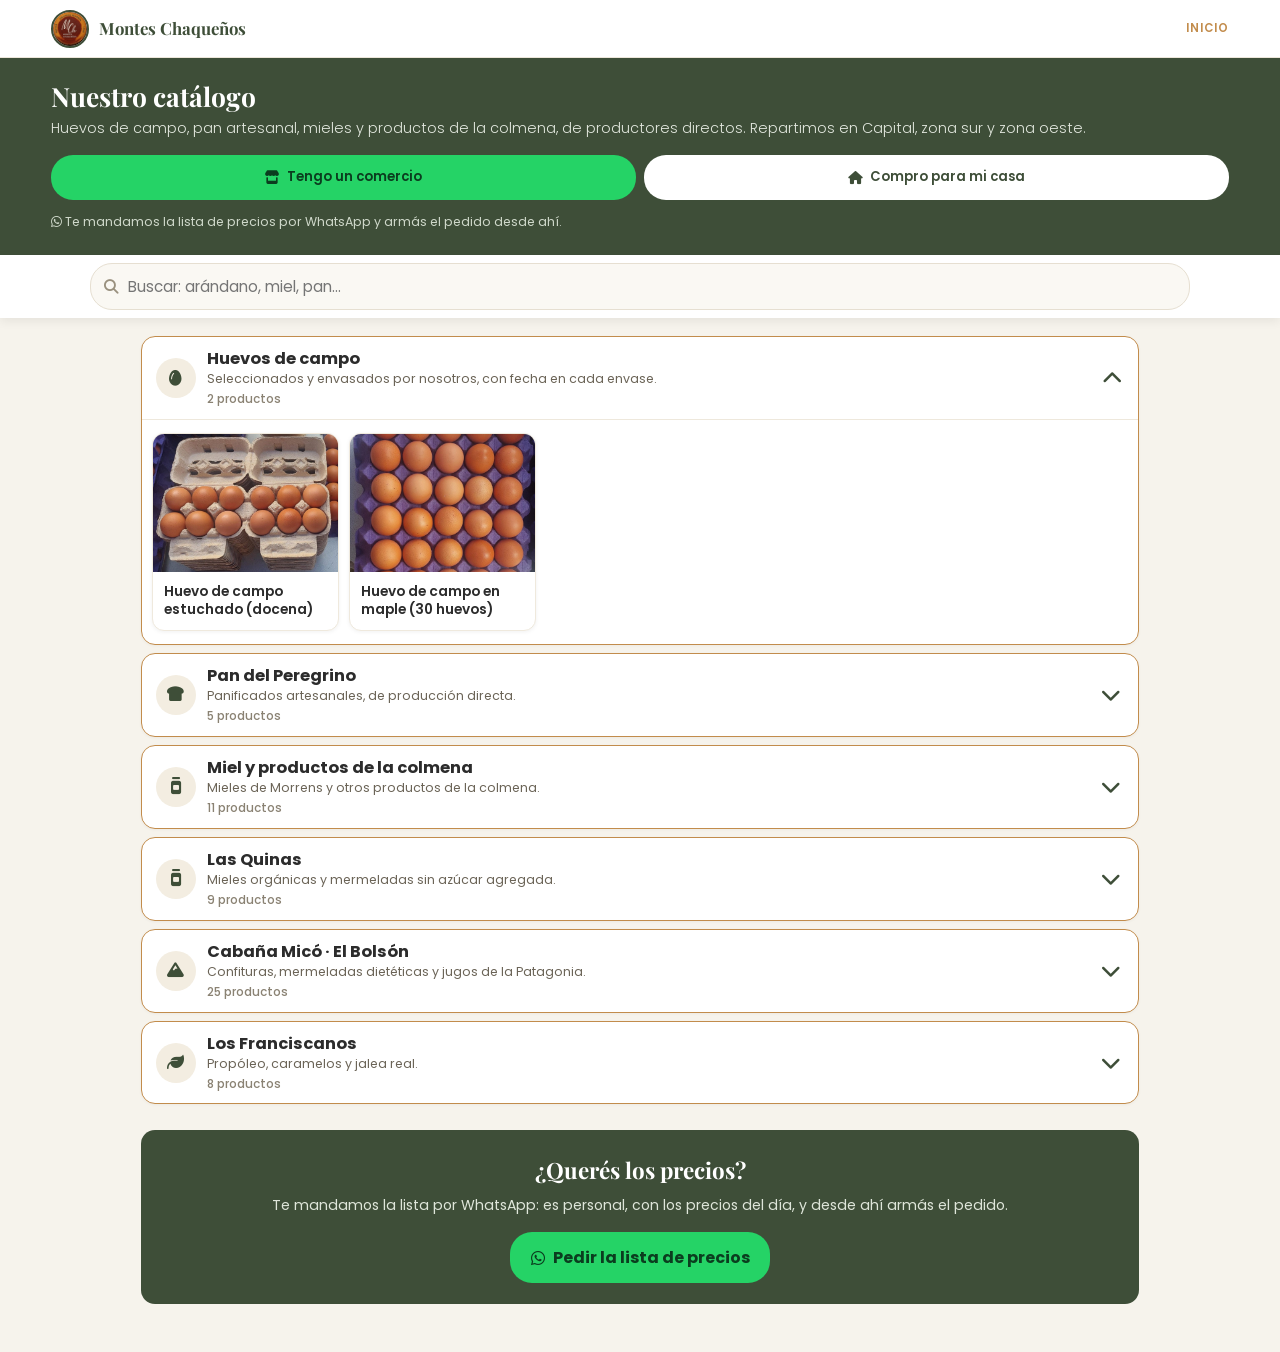
<file: web/catalogo.html>
<!DOCTYPE html>
<html lang="es">
<head>
<meta charset="UTF-8">
<meta name="viewport" content="width=device-width, initial-scale=1.0">
<title>Catálogo | Montes Chaqueños</title>
<meta name="description" content="Catálogo de Montes Chaqueños: huevos de campo, pan del Peregrino, mieles, mermeladas y productos de la colmena, de productores directos.">
<meta name="theme-color" content="#3E4E38">
<link rel="icon" type="image/jpeg" href="../assets/logo.jpg">
<meta property="og:type" content="website">
<meta property="og:locale" content="es_AR">
<meta property="og:site_name" content="Montes Chaqueños">
<meta property="og:title" content="Catálogo | Montes Chaqueños">
<meta property="og:description" content="Huevos de campo, pan del Peregrino, mieles, mermeladas y productos de la colmena, de productores directos.">
<link href="https://fonts.googleapis.com/css2?family=Playfair+Display:wght@700&family=Poppins:wght@300;400;500;600;700&display=swap" rel="stylesheet">
<link rel="stylesheet" href="https://cdnjs.cloudflare.com/ajax/libs/font-awesome/6.4.0/css/all.min.css">
<link rel="stylesheet" href="css/estilo.css?v=20261127b">
</head>
<body class="pg-lista pg-publico">

<!-- 27/11: el mismo diseño que la lista de precios de los clientes, sin precios (la web pública no los muestra) -->
<header class="lista-top">
  <a href="index.html" class="lista-marca" aria-label="Montes Chaqueños, ir al inicio">
    <img src="../assets/logo.jpg" alt="">
    <span>Montes Chaqueños</span>
  </a>
  <a href="index.html" class="lista-etiqueta">Inicio</a>
</header>

<section class="lista-hero">
  <h1>Nuestro catálogo</h1>
  <p>Huevos de campo, pan artesanal, mieles y productos de la colmena, de productores directos. Repartimos en Capital, zona sur y zona oeste.</p>
  <div class="hero-botones">
    <a class="btn-hero comercio" href="https://wa.me/5491153472956?text=Hola!%20Tengo%20un%20comercio%20y%20quiero%20recibir%20la%20lista%20de%20precios." target="_blank" rel="noopener"><i class="fa-solid fa-store" aria-hidden="true"></i> Tengo un comercio</a>
    <a class="btn-hero casa" href="https://wa.me/5491153472956?text=Hola!%20Quiero%20comprar%20para%20mi%20casa%2C%20%C2%BFme%20pas%C3%A1s%20la%20lista%20de%20precios%3F" target="_blank" rel="noopener"><i class="fa-solid fa-house" aria-hidden="true"></i> Compro para mi casa</a>
  </div>
  <small class="hero-nota"><i class="fa-brands fa-whatsapp" aria-hidden="true"></i> Te mandamos la lista de precios por WhatsApp y armás el pedido desde ahí.</small>
</section>

<div class="cat-barra">
  <div class="cat-barra-in">
    <label class="buscador-caja"><i class="fa-solid fa-magnifying-glass" aria-hidden="true"></i>
      <input class="buscador" id="buscador" type="search" placeholder="Buscar: arándano, miel, pan…" aria-label="Buscar producto"></label>
  </div>
</div>

<main class="cat">
<div id="secciones"></div>
<p class="vacio" id="vacio">No encontramos productos con esa búsqueda. Escribinos por WhatsApp y te lo conseguimos.</p>
<section class="cta-pie">
  <h2>¿Querés los precios?</h2>
  <p>Te mandamos la lista por WhatsApp: es personal, con los precios del día, y desde ahí armás el pedido.</p>
  <a class="btn-wsp" href="https://wa.me/5491153472956?text=Hola!%20Quiero%20recibir%20la%20lista%20de%20precios." target="_blank" rel="noopener"><i class="fa-brands fa-whatsapp"></i> Pedir la lista de precios</a>
</section>
</main>

<script>
(function () {
  var FUNCION = 'https://kvobkqaujufugdyxxovb.supabase.co/functions/v1/catalogo?publico=1';
  var FOTOS = {"6003":"fotos/6003.jpg","6004":"fotos/6004.jpg","6005":"fotos/6005.jpg","6006":"fotos/6006.jpg","6007":"fotos/6007.jpg","6017":"fotos/6017.jpg","6018":"fotos/6018.jpg","6047":"fotos/6047.jpg","6050":"fotos/6050.jpg","6055":"fotos/6055.jpg","6301":"fotos/6301.jpg","6302":"fotos/6302.jpg","MMLV":"fotos/MMLV.jpg","MML500":"fotos/MML500.jpg","6021":"fotos/mico-confituras.jpg","6022":"fotos/mico-confituras.jpg","6023":"fotos/mico-confituras.jpg","6025":"fotos/mico-confituras.jpg","6027":"fotos/mico-confituras.jpg","6028":"fotos/mico-confituras.jpg","6030":"fotos/mico-confituras.jpg","6031":"fotos/mico-confituras.jpg","6024":"fotos/mico-frambuesa.jpg","6026":"fotos/mico-frutosbosque.jpg","6029":"fotos/mico-mosqueta.jpg","6034":"fotos/mico-diet-durazno.jpg","6032":"fotos/mico-diet.jpg","6033":"fotos/mico-diet.jpg","6035":"fotos/mico-diet.jpg","6036":"fotos/mico-diet.jpg","6037":"fotos/mico-diet.jpg","6038":"fotos/mico-diet.jpg","6039":"fotos/mico-diet.jpg","6040":"fotos/mico-diet.jpg","6041":"fotos/mico-diet.jpg","6042":"fotos/mico-diet.jpg","6043":"fotos/mico-jugo.jpg","6044":"fotos/mico-jugo.jpg","AFJRC30":"fotos/AFJRC30.jpg"};
  var SECCIONES = {"10":{"icono":"fa-egg","desc":"Seleccionados y envasados por nosotros, con fecha en cada envase."},"20":{"icono":"fa-bread-slice","desc":"Panificados artesanales, de producción directa."},"30":{"icono":"fa-jar","desc":"Mieles de Morrens y otros productos de la colmena."},"40":{"icono":"fa-jar","desc":"Mieles orgánicas y mermeladas sin azúcar agregada."},"50":{"icono":"fa-mountain","desc":"Confituras, mermeladas dietéticas y jugos de la Patagonia."},"60":{"icono":"fa-leaf","desc":"Propóleo, caramelos y jalea real."}};
  var PREFIJO = { 20: /^El Peregrino\s+/i, 40: /^Las Quinas\s+/i, 60: /^Los Franciscanos\s+/i };
  // Respaldo: si la función no responde, se muestra esto (sin fotos nuevas)
  var productos = [{"cod":"6301","nombre":"Huevo de campo estuchado (docena)","seccion":"Huevos de campo","orden":10},{"cod":"6302","nombre":"Huevo de campo en maple (30 huevos)","seccion":"Huevos de campo","orden":10},{"cod":"6003","nombre":"El Peregrino Pan De Molde Con Sal 500 Gr","seccion":"Pan del Peregrino","orden":20},{"cod":"6004","nombre":"El Peregrino Pan De Molde Sin Sal 500 Gr","seccion":"Pan del Peregrino","orden":20},{"cod":"6005","nombre":"El Peregrino Pan Multi Cereal","seccion":"Pan del Peregrino","orden":20},{"cod":"6006","nombre":"El Peregrino Pan De Sandwich","seccion":"Pan del Peregrino","orden":20},{"cod":"6007","nombre":"El Peregrino Pizzetas 500 Gr","seccion":"Pan del Peregrino","orden":20},{"cod":"6016","nombre":"Jalea Real 10 Gr (envase plástico con dosificador)","seccion":"Miel y productos de la colmena","orden":30},{"cod":"POLBA","nombre":"Polen Del Delta (precio por kg)","seccion":"Miel y productos de la colmena","orden":30},{"cod":"6012","nombre":"Morrens Miel Cremosa Vidrio 900 Gr","seccion":"Miel y productos de la colmena","orden":30},{"cod":"6015","nombre":"Morrens Miel Líquida Vidrio 900 Gr","seccion":"Miel y productos de la colmena","orden":30},{"cod":"1-00260","nombre":"Morrens Miel Suelta Cremosa (tacho de 12 kg, precio por kg)","seccion":"Miel y productos de la colmena","orden":30},{"cod":"CDAV","nombre":"Cera De Abeja Virgen (precio por kg, se puede pedir fraccionada)","seccion":"Miel y productos de la colmena","orden":30},{"cod":"MMCC","nombre":"Morrens Miel Cremosa Vidrio 250 Gr","seccion":"Miel y productos de la colmena","orden":30},{"cod":"MMLV","nombre":"Morrens Miel Líquida Vidrio 250 Gr","seccion":"Miel y productos de la colmena","orden":30},{"cod":"MMMV","nombre":"Morrens Miel Cremosa Vidrio 500 Gr","seccion":"Miel y productos de la colmena","orden":30},{"cod":"MMS","nombre":"Morrens Miel Suelta Líquida (tacho de 12 kg, precio por kg)","seccion":"Miel y productos de la colmena","orden":30},{"cod":"MML500","nombre":"Morrens Miel Líquida Vidrio 500 Gr","seccion":"Miel y productos de la colmena","orden":30},{"cod":"6047","nombre":"Las Quinas Miel Cremosa Orgánica 500 Gr","seccion":"Las Quinas","orden":40},{"cod":"6048","nombre":"Las Quinas Miel Líquida Orgánica 500 Gr","seccion":"Las Quinas","orden":40},{"cod":"6050","nombre":"Las Quinas Mermelada De Arándano Sin Azúcar","seccion":"Las Quinas","orden":40},{"cod":"6051","nombre":"Las Quinas Mermelada De Ciruela Sin Azúcar","seccion":"Las Quinas","orden":40},{"cod":"6052","nombre":"Las Quinas Mermelada De Durazno Sin Azúcar","seccion":"Las Quinas","orden":40},{"cod":"6053","nombre":"Las Quinas Mermelada De Frutilla Sin Azúcar","seccion":"Las Quinas","orden":40},{"cod":"6054","nombre":"Las Quinas Mermelada De Frutos Rojos Sin Azúcar","seccion":"Las Quinas","orden":40},{"cod":"6055","nombre":"Las Quinas Dulce De Leche Con Stevia 450 Gr","seccion":"Las Quinas","orden":40},{"cod":"6059","nombre":"Las Quinas Mermelada De Mora 400 Gr","seccion":"Las Quinas","orden":40},{"cod":"6021","nombre":"Confitura De Arándanos 450 Gr","seccion":"Cabaña Micó · El Bolsón","orden":50},{"cod":"6022","nombre":"Confitura De Cereza 450 Gr","seccion":"Cabaña Micó · El Bolsón","orden":50},{"cod":"6023","nombre":"Confitura De Durazno 450 Gr","seccion":"Cabaña Micó · El Bolsón","orden":50},{"cod":"6024","nombre":"Confitura De Frambuesa 450 Gr","seccion":"Cabaña Micó · El Bolsón","orden":50},{"cod":"6025","nombre":"Confitura De Frutilla 450 Gr","seccion":"Cabaña Micó · El Bolsón","orden":50},{"cod":"6026","nombre":"Confitura De Frutos Del Bosque 450 Gr","seccion":"Cabaña Micó · El Bolsón","orden":50},{"cod":"6027","nombre":"Confitura De Guinda 450 Gr","seccion":"Cabaña Micó · El Bolsón","orden":50},{"cod":"6028","nombre":"Confitura De Manzana 450 Gr","seccion":"Cabaña Micó · El Bolsón","orden":50},{"cod":"6029","nombre":"Confitura De Mosqueta 450 Gr","seccion":"Cabaña Micó · El Bolsón","orden":50},{"cod":"6030","nombre":"Confitura De Sauco 450 Gr","seccion":"Cabaña Micó · El Bolsón","orden":50},{"cod":"6031","nombre":"Confitura De Zarzamora 450 Gr","seccion":"Cabaña Micó · El Bolsón","orden":50},{"cod":"6032","nombre":"Mermelada Diet De Arándanos 380 Gr","seccion":"Cabaña Micó · El Bolsón","orden":50},{"cod":"6033","nombre":"Mermelada Diet De Cereza 380 Gr","seccion":"Cabaña Micó · El Bolsón","orden":50},{"cod":"6034","nombre":"Mermelada Diet De Durazno 380 Gr","seccion":"Cabaña Micó · El Bolsón","orden":50},{"cod":"6035","nombre":"Mermelada Diet De Frambuesa 380 Gr","seccion":"Cabaña Micó · El Bolsón","orden":50},{"cod":"6036","nombre":"Mermelada Diet De Frutilla 380 Gr","seccion":"Cabaña Micó · El Bolsón","orden":50},{"cod":"6037","nombre":"Mermelada Diet De Frutos Del Bosque 380 Gr","seccion":"Cabaña Micó · El Bolsón","orden":50},{"cod":"6038","nombre":"Mermelada Diet De Guinda 380 Gr","seccion":"Cabaña Micó · El Bolsón","orden":50},{"cod":"6039","nombre":"Mermelada Diet De Manzana 380 Gr","seccion":"Cabaña Micó · El Bolsón","orden":50},{"cod":"6040","nombre":"Mermelada Diet De Mosqueta 380 Gr","seccion":"Cabaña Micó · El Bolsón","orden":50},{"cod":"6041","nombre":"Mermelada Diet De Sauco 380 Gr","seccion":"Cabaña Micó · El Bolsón","orden":50},{"cod":"6042","nombre":"Mermelada Diet De Zarzamora 380 Gr","seccion":"Cabaña Micó · El Bolsón","orden":50},{"cod":"6043","nombre":"Jugo De Arándanos Sin Azúcar 500 Cc","seccion":"Cabaña Micó · El Bolsón","orden":50},{"cod":"6044","nombre":"Jugo De Arándanos Sin Azúcar 1,5 Litros","seccion":"Cabaña Micó · El Bolsón","orden":50},{"cod":"6045","nombre":"Jugo De Arándanos Sin Azúcar 5 Litros","seccion":"Cabaña Micó · El Bolsón","orden":50},{"cod":"6017","nombre":"Los Franciscanos Propóleo 120 cc","seccion":"Los Franciscanos","orden":60},{"cod":"6018","nombre":"Los Franciscanos Propóleo 60 cc","seccion":"Los Franciscanos","orden":60},{"cod":"1-00274","nombre":"Los Franciscanos Caramelos de miel 250 g","seccion":"Los Franciscanos","orden":60},{"cod":"1-00275","nombre":"Los Franciscanos Caramelos de miel y limón 250 g","seccion":"Los Franciscanos","orden":60},{"cod":"1-00276","nombre":"Los Franciscanos Caramelos de miel y menta 250 g","seccion":"Los Franciscanos","orden":60},{"cod":"AFCP","nombre":"Los Franciscanos Caramelos de propóleo 250 g","seccion":"Los Franciscanos","orden":60},{"cod":"LFCPYE","nombre":"Los Franciscanos Caramelos de propóleo, miel y eucalipto 250 g","seccion":"Los Franciscanos","orden":60},{"cod":"AFJRC30","nombre":"Los Franciscanos Jalea real 30 cápsulas","seccion":"Los Franciscanos","orden":60}];

  function esc(t) { return String(t).replace(/[&<>"']/g, function (c) { return { '&': '&amp;', '<': '&lt;', '>': '&gt;', '"': '&quot;', "'": '&#39;' }[c]; }); }
  function norm(t) { return String(t || '').normalize('NFD').replace(/[\u0300-\u036f]/g, '').toLowerCase(); }
  function slug(t) { return norm(t).replace(/[^a-z0-9]+/g, '-').replace(/^-|-$/g, ''); }
  function corto(n, o) { return PREFIJO[o] ? String(n).replace(PREFIJO[o], '') : String(n); }
  function subgrupo(p) {
    if (p.orden !== 50) return '';
    if (/^confitura/i.test(p.nombre)) return 'Confituras · 450 g';
    if (/^mermelada diet/i.test(p.nombre)) return 'Mermeladas dietéticas · 380 g';
    if (/^jugo/i.test(p.nombre)) return 'Jugos de arándano sin azúcar';
    return '';
  }
  // Presentaciones de un mismo producto en una tarjeta ("Miel Cremosa Vidrio" 250 / 500 / 900 g)
  var TAMANO = /\s+(\d+(?:[.,]\d+)?\s*(?:gr|grs|g|kg|cc|ml|litros?|lts?|l|c[aá]psulas)\b.*)$/i;
  function agrupar(items) {
    var por = {}, out = [];
    items.forEach(function (p) {
      var m = String(p.nombre).match(TAMANO), base = m ? p.nombre.slice(0, m.index).trim() : p.nombre;
      var k = m ? slug(base) : 'solo-' + p.cod;
      if (!por[k]) { por[k] = { base: base, items: [], pres: [] }; out.push(por[k]); }
      por[k].items.push(p); if (m) por[k].pres.push(m[1].trim());
    });
    return out.map(function (g) { return g.items.length > 1 ? g : { base: g.items[0].nombre, items: g.items, pres: [] }; });
  }
  function tarjeta(g) {
    var p = g.items[0], info = SECCIONES[p.orden] || { icono: 'fa-basket-shopping' };
    var foto = g.items.map(function (x) { return x.foto || FOTOS[x.cod]; }).filter(Boolean)[0];
    var nombres = g.items.map(function (x) { return x.nombre; }).join(' ');
    return '<article class="prod-card" data-busca="' + esc(norm(nombres)) + '" data-marca="' + esc(norm(p.seccion)) + '">' +
      '<div class="prod-foto' + (foto ? '' : ' sin-foto') + '">' + (foto ? '<img src="' + esc(foto) + '" alt="' + esc(g.base) + '" loading="lazy">' : '<i class="fa-solid ' + info.icono + '" aria-hidden="true"></i>') + '</div>' +
      '<div class="prod-info"><div class="prod-nombre">' + esc(corto(g.base, p.orden)) + '</div>' +
      (g.pres.length ? '<div class="prod-pres">' + g.pres.map(esc).join(' · ') + '</div>' : '') + '</div></article>';
  }
  function cuerpo(items) {
    var subs = [], html = '';
    items.forEach(function (p) { var s = subgrupo(p), x = subs.filter(function (y) { return y.g === s; })[0]; if (!x) { x = { g: s, items: [] }; subs.push(x); } x.items.push(p); });
    subs.forEach(function (s) { if (s.g) html += '<h3 class="cat-sub">' + esc(s.g) + '</h3>'; html += '<div class="cat-grid">' + agrupar(s.items).map(tarjeta).join('') + '</div>'; });
    return html;
  }
  function dibujar() {
    var marcas = {}, orden = [];
    productos.forEach(function (p) { if (!marcas[p.orden]) { marcas[p.orden] = { nombre: p.seccion, items: [] }; orden.push(p.orden); } marcas[p.orden].items.push(p); });
    orden.sort(function (a, b) { return a - b; });
    document.getElementById('secciones').innerHTML = orden.map(function (o, i) {
      var m = marcas[o], info = SECCIONES[o] || { icono: 'fa-basket-shopping', desc: '' }, n = m.items.length;
      return '<details class="marca propia"' + (i === 0 ? ' open' : '') + ' id="marca-' + o + '"><summary>' +
        '<span class="marca-ico"><i class="fa-solid ' + info.icono + '" aria-hidden="true"></i></span>' +
        '<span class="marca-tit">' + esc(m.nombre) + '<small>' + esc(info.desc) + '</small>' +
        '<span class="marca-pie"><span class="marca-cant">' + n + (n === 1 ? ' producto' : ' productos') + '</span></span></span>' +
        '<i class="fa-solid fa-chevron-down marca-flecha" aria-hidden="true"></i></summary><div class="marca-cuerpo">' + cuerpo(m.items) + '</div></details>';
    }).join('');
    filtrar();
  }
  function filtrar() {
    var q = norm(document.getElementById('buscador').value.trim()), vis = 0;
    // Por nombre del producto; si ninguno coincide, por la marca ("quinas", "peregrino")
    var porNombre = !q || Array.prototype.some.call(document.querySelectorAll('.prod-card'), function (t) { return t.dataset.busca.indexOf(q) !== -1; });
    Array.prototype.forEach.call(document.querySelectorAll('details.marca'), function (d) {
      var hay = false;
      Array.prototype.forEach.call(d.querySelectorAll('.prod-card'), function (t) {
        var ok = !q || (porNombre ? t.dataset.busca : t.dataset.marca).indexOf(q) !== -1;
        t.style.display = ok ? '' : 'none'; if (ok) { hay = true; vis++; }
      });
      d.style.display = hay ? '' : 'none';
      if (q && hay) { if (!d.open) { d.open = true; d.dataset.porBusqueda = '1'; } }
      if (!q && d.dataset.porBusqueda) { d.open = false; delete d.dataset.porBusqueda; }
    });
    document.getElementById('vacio').style.display = q && !vis ? 'block' : 'none';
  }
  document.getElementById('buscador').addEventListener('input', filtrar);
  dibujar();
  fetch(FUNCION).then(function (r) { return r.ok ? r.json() : null; }).then(function (d) {
    if (d && d.productos && d.productos.length) { productos = d.productos; dibujar(); }
  }).catch(function () {});
})();
</script>
</body>
</html>
</file>
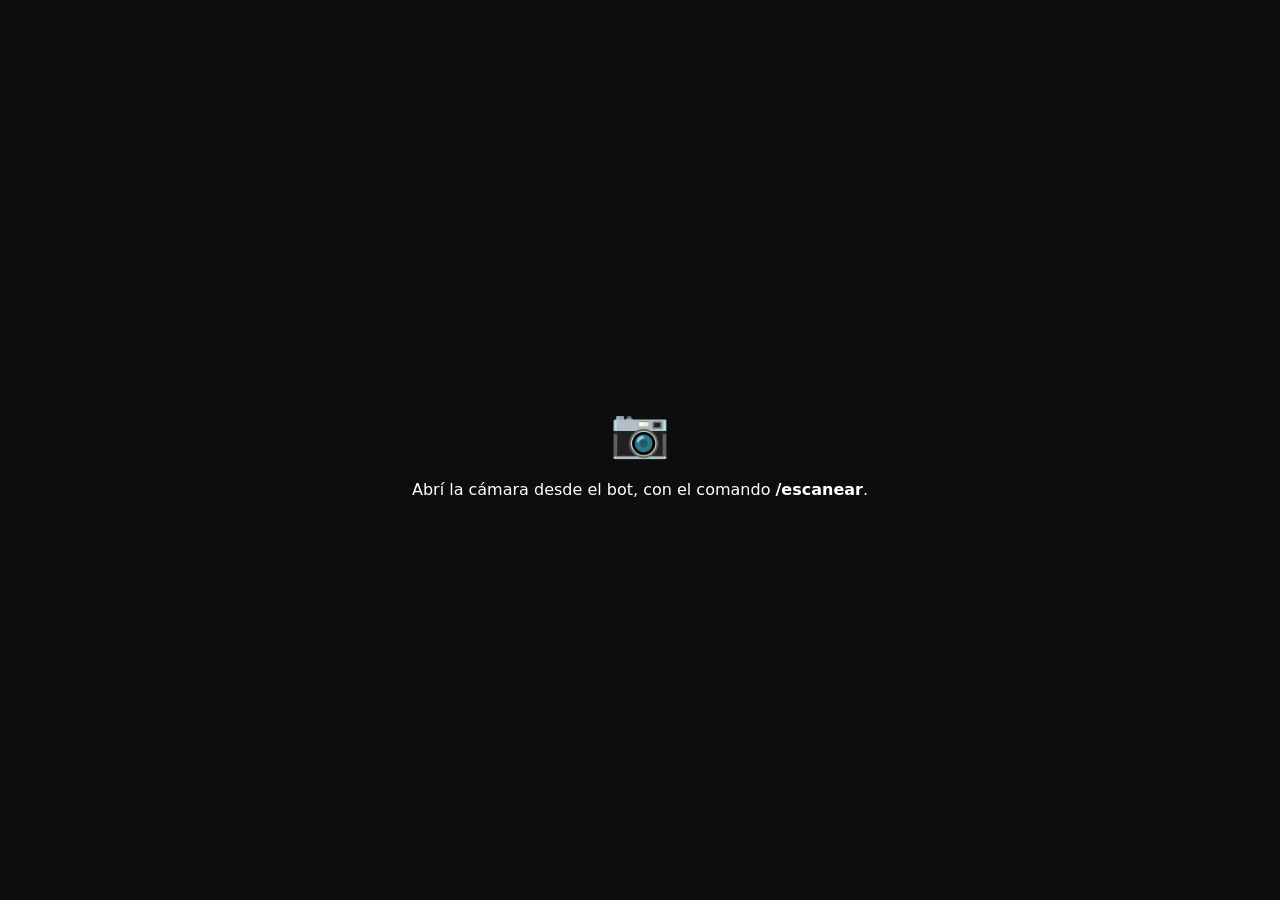
<file: web/escanear.html>
<!DOCTYPE html>
<html lang="es">
<head>
<meta charset="utf-8">
<meta name="viewport" content="width=device-width, initial-scale=1, maximum-scale=1, user-scalable=no">
<title>Escanear factura · Montes Chaqueños</title>
<script src="https://telegram.org/js/telegram-web-app.js"></script>
<script src="js/hoja.js"></script>
<style>
  :root {
    --fondo: #0d0d0d; --texto: #fff; --ok: #3ddc84; --aviso: #ffcc33; --mal: #ff6b5b;
    --boton: var(--tg-theme-button-color, #2a9df4); --boton-texto: var(--tg-theme-button-text-color, #fff);
  }
  * { box-sizing: border-box; -webkit-tap-highlight-color: transparent; }
  html, body { margin: 0; height: 100%; background: var(--fondo); color: var(--texto); font: 16px/1.35 system-ui, -apple-system, "Segoe UI", Roboto, sans-serif; overflow: hidden; }
  #escena { position: fixed; inset: 0; }
  video, #marco, #vista { position: absolute; inset: 0; width: 100%; height: 100%; object-fit: cover; }
  #vista { object-fit: contain; background: #000; display: none; }
  #consejo {
    position: absolute; top: 14px; left: 50%; transform: translateX(-50%); max-width: 92%;
    padding: 10px 18px; border-radius: 999px; background: rgba(0,0,0,.65); font-weight: 600; font-size: 17px;
    text-align: center; transition: background .2s;
  }
  #consejo.ok { background: rgba(28,140,74,.9); }
  #barra {
    position: absolute; left: 0; right: 0; bottom: 0; padding: 12px 16px calc(18px + env(safe-area-inset-bottom));
    background: linear-gradient(transparent, rgba(0,0,0,.85) 35%); display: flex; flex-direction: column; gap: 12px;
  }
  #provs { display: flex; gap: 8px; overflow-x: auto; padding-bottom: 2px; scrollbar-width: none; }
  #provs::-webkit-scrollbar { display: none; }
  .chip { flex: none; padding: 7px 13px; border-radius: 999px; border: 1px solid rgba(255,255,255,.35); background: rgba(255,255,255,.08); color: #fff; font-size: 14px; }
  .chip.sel { background: #fff; color: #111; border-color: #fff; font-weight: 600; }
  #controles { display: flex; align-items: center; justify-content: space-between; }
  .redondo { width: 52px; height: 52px; border-radius: 50%; border: none; background: rgba(255,255,255,.14); color: #fff; font-size: 22px; }
  .redondo.activo { background: var(--aviso); color: #111; }
  #disparo { width: 78px; height: 78px; border-radius: 50%; border: 5px solid #fff; background: rgba(255,255,255,.25); position: relative; }
  #disparo.listo { background: var(--ok); }
  #disparo .anillo { position: absolute; inset: -11px; border-radius: 50%; border: 4px solid var(--ok); opacity: 0; }
  #disparo.contando .anillo { opacity: 1; animation: carga 1.1s linear forwards; }
  @keyframes carga { from { clip-path: inset(0 0 100% 0); } to { clip-path: inset(0 0 0 0); } }
  #auto { font-size: 13px; width: auto; padding: 0 14px; border-radius: 999px; }
  #revisar { display: none; gap: 10px; }
  #revisar button, #final button { flex: 1; padding: 15px; border-radius: 14px; border: none; font-size: 17px; font-weight: 600; }
  .primario { background: var(--boton); color: var(--boton-texto); }
  .secundario { background: rgba(255,255,255,.14); color: #fff; }
  #final { display: none; position: fixed; inset: 0; background: var(--fondo); flex-direction: column; align-items: center; justify-content: center; gap: 18px; padding: 28px; text-align: center; }
  #final .grande { font-size: 56px; }
  #final .botones { display: flex; gap: 10px; width: 100%; max-width: 420px; }
  #error { display: none; position: fixed; inset: 0; background: var(--fondo); padding: 32px 24px; text-align: center; flex-direction: column; justify-content: center; gap: 14px; }
</style>
</head>
<body>
<div id="escena">
  <video id="video" playsinline autoplay muted></video>
  <canvas id="marco"></canvas>
  <img id="vista" alt="Foto recortada">
  <div id="consejo">Abriendo la cámara…</div>
  <div id="barra">
    <div id="provs"></div>
    <div id="controles">
      <button id="luz" class="redondo" title="Linterna" style="visibility:hidden">🔦</button>
      <button id="disparo" aria-label="Sacar foto"><span class="anillo"></span></button>
      <button id="auto" class="redondo activo">AUTO</button>
    </div>
    <div id="revisar">
      <button id="repetir" class="secundario">↺ Repetir</button>
      <button id="mandar" class="primario">✅ Mandar al bot</button>
    </div>
  </div>
</div>
<div id="final">
  <div class="grande">✅</div>
  <div id="finalTexto"><b>Factura mandada.</b><br>Volvé al chat: el bot ya la está leyendo.</div>
  <div class="botones">
    <button id="otra" class="secundario">📷 Otra factura</button>
    <button id="cerrar" class="primario">Listo</button>
  </div>
</div>
<div id="error"><div style="font-size:48px">📷</div><div id="errorTexto"></div></div>

<script>
(function () {
  'use strict';
  const tg = window.Telegram && window.Telegram.WebApp;
  if (tg) { tg.ready(); tg.expand(); try { tg.setHeaderColor('#0d0d0d'); tg.setBackgroundColor('#0d0d0d'); } catch (e) {} }

  const q = new URLSearchParams(location.search);
  const TOKEN = q.get('t') || '';
  const API = q.get('api') || 'https://kvobkqaujufugdyxxovb.supabase.co/functions/v1/escaneo';
  const PROVS = (q.get('p') || '').split('|').map(s => s.trim()).filter(Boolean);

  const $ = id => document.getElementById(id);
  const video = $('video'), marco = $('marco'), vista = $('vista'), consejo = $('consejo');
  const disparo = $('disparo'), autoBtn = $('auto'), luzBtn = $('luz');
  const chico = document.createElement('canvas');
  let stream = null, track = null, auto = true, linterna = false, proveedor = '';
  let buenos = 0, ultimaDeteccion = null, enRevision = false, fotoLista = null, analizando = false;

  function vibrar(tipo) { try { tg && tg.HapticFeedback && tg.HapticFeedback.notificationOccurred(tipo); } catch (e) {} }
  function mostrarError(texto) { $('errorTexto').innerHTML = texto; $('error').style.display = 'flex'; }

  // Proveedor (opcional): así el bot no te pregunta de quién es
  if (PROVS.length) {
    for (const p of PROVS) {
      const b = document.createElement('button');
      b.className = 'chip'; b.textContent = p;
      b.onclick = () => {
        proveedor = proveedor === p ? '' : p;
        for (const c of document.querySelectorAll('.chip')) c.classList.toggle('sel', c.textContent === proveedor);
      };
      $('provs').appendChild(b);
    }
  } else $('provs').style.display = 'none';

  if (!TOKEN) { mostrarError('Abrí la cámara desde el bot, con el comando <b>/escanear</b>.'); return; }

  async function abrirCamara() {
    try {
      stream = await navigator.mediaDevices.getUserMedia({
        audio: false,
        video: { facingMode: { ideal: 'environment' }, width: { ideal: 3840 }, height: { ideal: 2160 } }
      });
    } catch (e) {
      mostrarError('No pude abrir la cámara.<br><br>Fijate que Telegram tenga permiso de cámara (Ajustes del teléfono → Aplicaciones → Telegram → Permisos) y volvé a abrirla con <b>/escanear</b>.');
      return;
    }
    video.srcObject = stream;
    track = stream.getVideoTracks()[0];
    try {
      const cap = track.getCapabilities ? track.getCapabilities() : {};
      if (cap.torch) luzBtn.style.visibility = 'visible';
      if (cap.focusMode && cap.focusMode.includes('continuous')) await track.applyConstraints({ advanced: [{ focusMode: 'continuous' }] });
    } catch (e) {}
    await video.play().catch(() => {});
    requestAnimationFrame(dibujar);
    setInterval(analizar, 280);
  }

  // Dónde cae el video en la pantalla (object-fit: cover)
  function encuadre() {
    const vw = video.videoWidth, vh = video.videoHeight, cw = marco.clientWidth, ch = marco.clientHeight;
    const esc = Math.max(cw / vw, ch / vh);
    return { esc, dx: (cw - vw * esc) / 2, dy: (ch - vh * esc) / 2, vw, vh };
  }

  function analizar() {
    if (enRevision || analizando || !video.videoWidth) return;
    analizando = true;
    try {
      const ancho = 240, alto = Math.round(ancho * video.videoHeight / video.videoWidth);
      chico.width = ancho; chico.height = alto;
      const c = chico.getContext('2d', { willReadFrequently: true });
      c.drawImage(video, 0, 0, ancho, alto);
      const d = Hoja.detectar(c.getImageData(0, 0, ancho, alto));
      const k = Hoja.consejo(d);
      ultimaDeteccion = d;
      consejo.textContent = k.texto;
      consejo.classList.toggle('ok', k.ok);
      disparo.classList.toggle('listo', k.ok);
      buenos = k.ok ? buenos + 1 : 0;
      if (auto && buenos === 1) disparo.classList.add('contando');
      if (!k.ok) disparo.classList.remove('contando');
      if (auto && buenos >= 4) { buenos = 0; disparo.classList.remove('contando'); sacar(); }
    } finally { analizando = false; }
  }

  function dibujar() {
    const dpr = window.devicePixelRatio || 1;
    if (marco.width !== marco.clientWidth * dpr) { marco.width = marco.clientWidth * dpr; marco.height = marco.clientHeight * dpr; }
    const c = marco.getContext('2d');
    c.setTransform(dpr, 0, 0, dpr, 0, 0);
    c.clearRect(0, 0, marco.clientWidth, marco.clientHeight);
    const d = ultimaDeteccion;
    if (!enRevision && d && d.hoja && video.videoWidth) {
      const e = encuadre();
      const x = e.dx + d.hoja.x * e.vw * e.esc, y = e.dy + d.hoja.y * e.vh * e.esc;
      const w = d.hoja.w * e.vw * e.esc, h = d.hoja.h * e.vh * e.esc;
      const ok = Hoja.consejo(d).ok;
      c.fillStyle = ok ? 'rgba(61,220,132,.12)' : 'rgba(255,204,51,.10)';
      c.fillRect(x, y, w, h);
      c.strokeStyle = ok ? '#3ddc84' : '#ffcc33';
      c.lineWidth = 4;
      const L = Math.min(w, h) * 0.18;
      c.beginPath();
      for (const [px, py, sx, sy] of [[x, y, 1, 1], [x + w, y, -1, 1], [x, y + h, 1, -1], [x + w, y + h, -1, -1]]) {
        c.moveTo(px + sx * L, py); c.lineTo(px, py); c.lineTo(px, py + sy * L);
      }
      c.stroke();
    }
    requestAnimationFrame(dibujar);
  }

  // Foto a máxima resolución (si el teléfono deja) o el cuadro del video
  async function cuadroGrande() {
    if (window.ImageCapture && track) {
      try {
        const blob = await new ImageCapture(track).takePhoto();
        const bmp = await createImageBitmap(blob);
        if (bmp.width >= video.videoWidth) return bmp;
      } catch (e) {}
    }
    return video;
  }

  async function sacar() {
    if (enRevision) return;
    enRevision = true;
    vibrar('success');
    consejo.textContent = 'Recortando…';
    const fuente = await cuadroGrande();
    const W = fuente.videoWidth || fuente.width, H = fuente.videoHeight || fuente.height;
    const lienzo = document.createElement('canvas');
    lienzo.width = W; lienzo.height = H;
    const c = lienzo.getContext('2d', { willReadFrequently: true });
    c.drawImage(fuente, 0, 0, W, H);
    let img = c.getImageData(0, 0, W, H);
    const d = Hoja.detectar(img);
    if (d.recortar) img = Hoja.recortar(img, d.hoja);
    // Hasta 2400 px de lado largo (la letra se lee bien y la foto no pesa demasiado)
    const f = Math.min(1, 2400 / Math.max(img.width, img.height));
    const tmp = document.createElement('canvas');
    tmp.width = img.width; tmp.height = img.height;
    tmp.getContext('2d').putImageData(new ImageData(new Uint8ClampedArray(img.data), img.width, img.height), 0, 0);
    const out = document.createElement('canvas');
    out.width = Math.round(img.width * f); out.height = Math.round(img.height * f);
    const oc = out.getContext('2d');
    oc.imageSmoothingQuality = 'high';
    oc.drawImage(tmp, 0, 0, out.width, out.height);
    fotoLista = out.toDataURL('image/jpeg', 0.9);
    vista.src = fotoLista;
    vista.style.display = 'block';
    video.style.visibility = 'hidden';
    consejo.textContent = d.recortar ? 'Así quedó recortada. ¿Se lee bien?' : '¿Se lee bien?';
    consejo.classList.remove('ok');
    $('controles').style.display = 'none';
    $('revisar').style.display = 'flex';
  }

  function repetir() {
    enRevision = false; fotoLista = null; buenos = 0;
    vista.style.display = 'none'; video.style.visibility = 'visible';
    $('revisar').style.display = 'none'; $('controles').style.display = 'flex';
    consejo.textContent = 'Apuntá a la factura';
  }

  async function mandar() {
    if (!fotoLista) return;
    const btn = $('mandar');
    btn.disabled = true; btn.textContent = 'Mandando…';
    try {
      const r = await fetch(API, {
        method: 'POST', headers: { 'content-type': 'application/json' },
        body: JSON.stringify({ t: TOKEN, imagen: fotoLista.split(',')[1], proveedor })
      });
      const j = await r.json().catch(() => ({}));
      if (!r.ok || !j.ok) throw new Error(j.error || 'No se pudo mandar (' + r.status + ')');
      vibrar('success');
      $('finalTexto').innerHTML = '<b>Factura mandada.</b><br>Volvé al chat: el bot ya la está leyendo' + (proveedor ? ' (' + proveedor + ')' : '') + '.';
      $('final').style.display = 'flex';
    } catch (e) {
      vibrar('error');
      consejo.textContent = '⚠️ ' + e.message;
      btn.disabled = false; btn.textContent = '✅ Mandar al bot';
    }
  }

  disparo.onclick = () => { buenos = 0; disparo.classList.remove('contando'); sacar(); };
  autoBtn.onclick = () => { auto = !auto; autoBtn.classList.toggle('activo', auto); buenos = 0; disparo.classList.remove('contando'); };
  luzBtn.onclick = async () => {
    linterna = !linterna;
    try { await track.applyConstraints({ advanced: [{ torch: linterna }] }); luzBtn.classList.toggle('activo', linterna); } catch (e) {}
  };
  $('repetir').onclick = repetir;
  $('mandar').onclick = mandar;
  $('otra').onclick = () => { $('final').style.display = 'none'; $('mandar').disabled = false; $('mandar').textContent = '✅ Mandar al bot'; repetir(); };
  $('cerrar').onclick = () => { if (tg) tg.close(); else window.close(); };

  abrirCamara();
})();
</script>
</body>
</html>
</file>
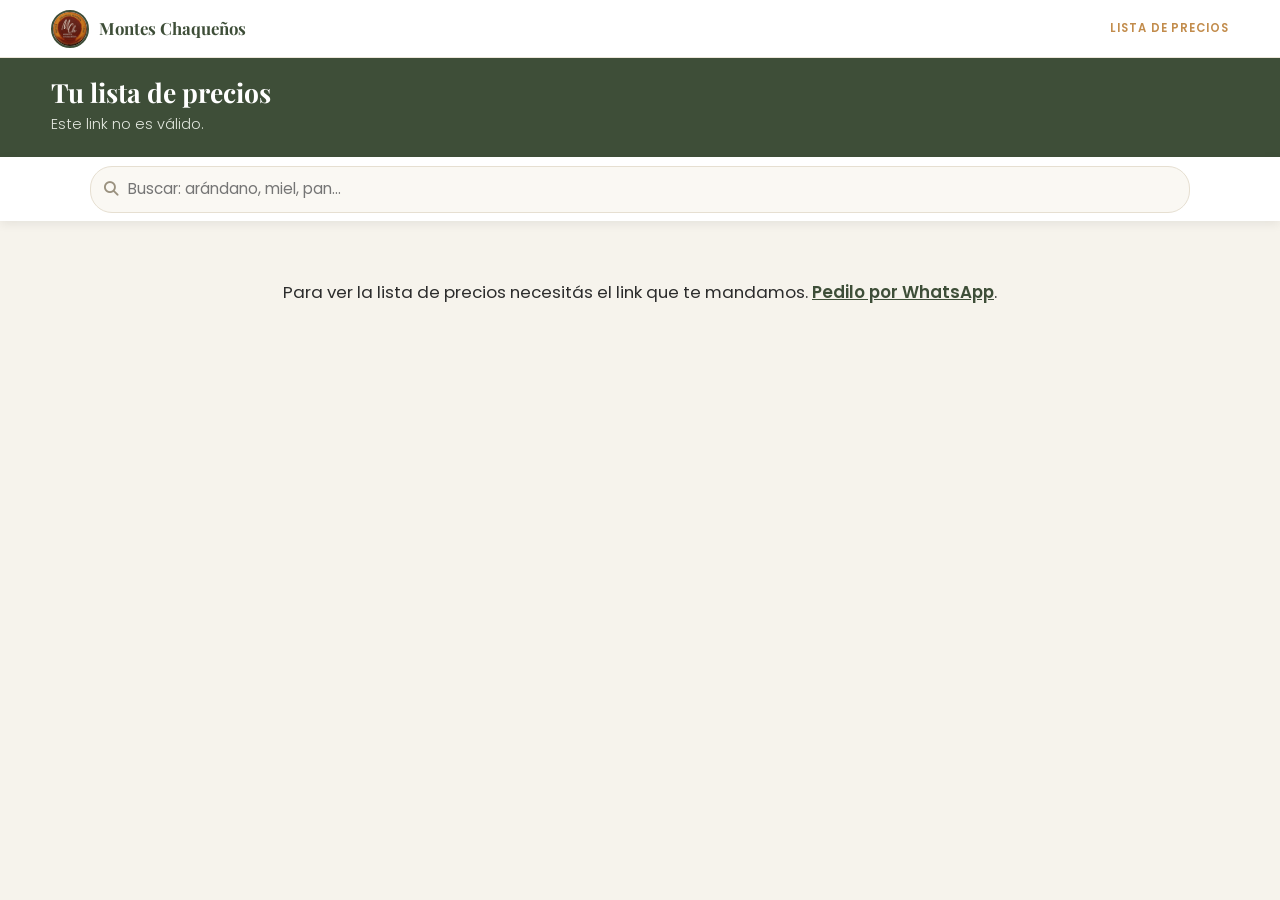
<file: web/lista.html>
<!DOCTYPE html>
<html lang="es">
<head>
<meta charset="UTF-8">
<meta name="viewport" content="width=device-width, initial-scale=1.0">
<title>Tu lista de precios | Montes Chaqueños</title>
<meta name="description" content="Lista de precios de Montes Chaqueños para comercios clientes.">
<meta name="robots" content="noindex, nofollow">
<meta name="theme-color" content="#3E4E38">
<link rel="icon" type="image/jpeg" href="../assets/logo.jpg">
<meta property="og:type" content="website">
<meta property="og:locale" content="es_AR">
<meta property="og:site_name" content="Montes Chaqueños">
<meta property="og:title" content="Tu lista de precios | Montes Chaqueños">
<meta property="og:description" content="Lista de precios de Montes Chaqueños para comercios clientes.">
<link href="https://fonts.googleapis.com/css2?family=Playfair+Display:wght@700&family=Poppins:wght@300;400;600&display=swap" rel="stylesheet">
<link rel="stylesheet" href="https://cdnjs.cloudflare.com/ajax/libs/font-awesome/6.4.0/css/all.min.css">
<link rel="stylesheet" href="css/estilo.css?v=20261127b">
</head>
<body class="pg-lista">

<!-- 27/11: encabezado chico (antes ocupaba un tercio de la pantalla junto con el buscador fijo) -->
<header class="lista-top">
  <a href="index.html" class="lista-marca" aria-label="Montes Chaqueños, ir al inicio">
    <img src="../assets/logo.jpg" alt="">
    <span>Montes Chaqueños</span>
  </a>
  <span class="lista-etiqueta">Lista de precios</span>
</header>

<section class="lista-hero">
  <h1 id="hola">Tu lista de precios</h1>
  <p id="saludo">Cargando los precios…</p>
</section>

<div class="cat-barra">
  <div class="cat-barra-in">
    <label class="buscador-caja"><i class="fa-solid fa-magnifying-glass" aria-hidden="true"></i>
      <input class="buscador" id="buscador" type="search" placeholder="Buscar: arándano, miel, pan…" aria-label="Buscar producto"></label>
    <nav class="chips" id="chips" aria-label="Filtrar por cambio de precio"></nav>
  </div>
</div>

<main class="cat">
<div id="secciones"></div>
<div class="lista-estado" id="estado"><i class="fa-solid fa-spinner fa-spin" aria-hidden="true"></i> Cargando los precios…</div>
<p class="vacio" id="vacio">No encontramos productos con esa búsqueda. Escribinos por WhatsApp y te lo conseguimos.</p>
<p class="nota-precios" id="nota" hidden></p>
</main>

<div class="barra-pedido" id="barra">
  <div class="resumen"><span class="resumen-cant" id="resumen-cant"></span><b id="resumen"></b></div>
  <button type="button" class="btn-wsp" id="enviar">Ver y enviar <i class="fa-solid fa-chevron-right" aria-hidden="true"></i></button>
</div>

<!-- Antes de mandar: el pedido para revisar (24/11: un toque sin querer en la barra mandaba el pedido) -->
<div class="revisar" id="revisar" hidden>
  <div class="revisar-caja" role="dialog" aria-modal="true" aria-labelledby="revisar-titulo">
    <h2 id="revisar-titulo">Revisá tu pedido</h2>
    <p class="revisar-cliente" id="revisar-cliente"></p>
    <table class="revisar-tabla">
      <thead><tr><th>Producto</th><th>Precio</th><th>Subtotal</th></tr></thead>
      <tbody id="revisar-lista"></tbody>
      <tfoot><tr><td colspan="2">Total</td><td id="revisar-total"></td></tr></tfoot>
    </table>
    <p class="revisar-nota">Precios de hoy. Si algún producto no está disponible, te avisamos antes de entregar.</p>
    <a class="btn-wsp" id="mandar" href="#" target="_blank" rel="noopener"><i class="fa-brands fa-whatsapp"></i> Mandar por WhatsApp</a>
    <button type="button" class="btn-seguir" id="seguir">Seguir agregando</button>
    <button type="button" class="btn-vaciar" id="vaciar">Vaciar el pedido</button>
  </div>
</div>

<script>
(function () {
  var WSP = '5491153472956';
  var FUNCION = 'https://kvobkqaujufugdyxxovb.supabase.co/functions/v1/catalogo';
  var FOTOS = {"6003":"fotos/6003.jpg","6004":"fotos/6004.jpg","6005":"fotos/6005.jpg","6006":"fotos/6006.jpg","6007":"fotos/6007.jpg","6017":"fotos/6017.jpg","6018":"fotos/6018.jpg","6047":"fotos/6047.jpg","6050":"fotos/6050.jpg","6055":"fotos/6055.jpg","6301":"fotos/6301.jpg","6302":"fotos/6302.jpg","MMLV":"fotos/MMLV.jpg","MML500":"fotos/MML500.jpg","6021":"fotos/mico-confituras.jpg","6022":"fotos/mico-confituras.jpg","6023":"fotos/mico-confituras.jpg","6025":"fotos/mico-confituras.jpg","6027":"fotos/mico-confituras.jpg","6028":"fotos/mico-confituras.jpg","6030":"fotos/mico-confituras.jpg","6031":"fotos/mico-confituras.jpg","6024":"fotos/mico-frambuesa.jpg","6026":"fotos/mico-frutosbosque.jpg","6029":"fotos/mico-mosqueta.jpg","6034":"fotos/mico-diet-durazno.jpg","6032":"fotos/mico-diet.jpg","6033":"fotos/mico-diet.jpg","6035":"fotos/mico-diet.jpg","6036":"fotos/mico-diet.jpg","6037":"fotos/mico-diet.jpg","6038":"fotos/mico-diet.jpg","6039":"fotos/mico-diet.jpg","6040":"fotos/mico-diet.jpg","6041":"fotos/mico-diet.jpg","6042":"fotos/mico-diet.jpg","6043":"fotos/mico-jugo.jpg","6044":"fotos/mico-jugo.jpg","AFJRC30":"fotos/AFJRC30.jpg"};
  var SECCIONES = {"10":{"icono":"fa-egg","desc":"Seleccionados y envasados por nosotros, con fecha en cada envase."},"20":{"icono":"fa-bread-slice","desc":"Panificados artesanales, de producción directa."},"30":{"icono":"fa-jar","desc":"Mieles de Morrens y otros productos de la colmena."},"40":{"icono":"fa-jar","desc":"Mieles orgánicas y mermeladas sin azúcar agregada."},"50":{"icono":"fa-mountain","desc":"Confituras, mermeladas dietéticas y jugos de la Patagonia."},"60":{"icono":"fa-leaf","desc":"Propóleo, caramelos y jalea real."}};
  var cliente = '';
  var cantidades = {};
  var productos = [];
  var habituales = []; // 27/11: lo que suele pedir este cliente [{ cod, cant }] (la cantidad de la última vez)

  // Dentro de su marca, el nombre sin la marca adelante (27/11): en "Las Quinas", "Miel Cremosa Orgánica 500 Gr"
  var PREFIJO = { 20: /^El Peregrino\s+/i, 40: /^Las Quinas\s+/i, 60: /^Los Franciscanos\s+/i };
  function nombreCorto(p) {
    var n = String(p.nombre), re = PREFIJO[p.orden];
    if (re) return n.replace(re, '');
    if (p.orden >= 100 && p.seccion && norm(n).indexOf(norm(p.seccion) + ' ') === 0) return n.slice(String(p.seccion).length).trim();
    return n;
  }
  function fotoDe(p) { return p.foto || FOTOS[p.cod] || ''; }

  function esc(t) { return String(t).replace(/[&<>"']/g, function (c) { return { '&': '&amp;', '<': '&lt;', '>': '&gt;', '"': '&quot;', "'": '&#39;' }[c]; }); }
  function slug(t) { return String(t).normalize('NFD').replace(/[\u0300-\u036f]/g, '').toLowerCase().replace(/[^a-z0-9]+/g, '-').replace(/^-|-$/g, ''); }
  function pesos(n) { return '$ ' + Math.round(n).toLocaleString('es-AR'); }
  function subgrupo(p) {
    if (p.orden !== 50) return '';
    if (/^confitura/i.test(p.nombre)) return 'Confituras · 450 g';
    if (/^mermelada diet/i.test(p.nombre)) return 'Mermeladas dietéticas · 380 g';
    if (/^jugo/i.test(p.nombre)) return 'Jugos de arándano sin azúcar';
    return '';
  }
  
// Buscador y filtro del semáforo juntos (26/11, Víctor: "poder filtrar los productos que subieron, así no tiene que
// revisar todo"). filtro: '' (todos), 'sube' o 'baja'.
var filtro = '';
function norm(t) { return String(t || '').normalize('NFD').replace(/[̀-ͯ]/g, '').toLowerCase(); }
function cambioDeProducto(p) { return !p.antes ? '' : p.precio > p.antes ? 'sube' : p.precio < p.antes ? 'baja' : ''; }
function filtrar() {
  var q = norm(document.getElementById('buscador').value.trim()), visibles = 0, activo = !!(q || filtro);
  Array.prototype.forEach.call(document.querySelectorAll('details.marca'), function (d) {
    var m = marcas[d.dataset.orden];
    if (!activo) {
      d.style.display = '';
      if (d.dataset.porBusqueda) { d.open = false; delete d.dataset.porBusqueda; }
      return;
    }
    var marcaCoincide = !!q && norm(m.nombre).indexOf(q) !== -1;
    var hay = (!q || q.length >= 2) && m.items.some(function (p) {
      return (!q || marcaCoincide || norm(p.nombre).indexOf(q) !== -1) && (!filtro || cambioDeProducto(p) === filtro);
    });
    if (hay) {
      dibujarMarca(d.dataset.orden);
      if (!d.open) { d.open = true; d.dataset.porBusqueda = '1'; }
    }
    d.style.display = hay ? '' : 'none';
    d.dataset.marcaCoincide = marcaCoincide ? '1' : '';
  });
  var hab = document.getElementById('habituales');
  if (hab) hab.style.display = activo ? 'none' : '';
  Array.prototype.forEach.call(document.querySelectorAll('details.marca .prod-card'), function (t) {
    var marca = t.closest('details.marca');
    var okQ = !q || t.dataset.busca.indexOf(q.replace(/[^a-z0-9]+/g, '-')) !== -1 || norm(t.dataset.todos).indexOf(q) !== -1 ||
      (marca && marca.dataset.marcaCoincide === '1'); // "tucangua" muestra todo lo de esa marca
    var ok = okQ && (!filtro || (t.dataset.cambio || '').indexOf(filtro) !== -1);
    t.style.display = ok ? '' : 'none';
    if (ok) visibles++;
  });
  Array.prototype.forEach.call(document.querySelectorAll('.cat-seccion'), function (s) {
    var hay = Array.prototype.some.call(s.querySelectorAll('details.marca .prod-card'), function (t) { return t.style.display !== 'none'; });
    s.style.display = !activo || hay ? '' : 'none';
  });
  Array.prototype.forEach.call(document.querySelectorAll('.sem-filtro'), function (b) {
    b.classList.toggle('activo', b.dataset.f === filtro);
    b.setAttribute('aria-pressed', b.dataset.f === filtro ? 'true' : 'false');
  });
  document.getElementById('vacio').style.display = visibles || !activo ? 'none' : 'block';
}
function activarBuscador() {
  document.getElementById('buscador').addEventListener('input', filtrar);
  document.getElementById('chips').addEventListener('click', function (e) {
    var b = e.target.closest('button.sem-filtro');
    if (!b) return;
    filtro = b.dataset.f;
    filtrar();
    var n = document.getElementById('nuestros');
    if (filtro && n) window.scrollTo({ top: n.getBoundingClientRect().top + window.scrollY - 160, behavior: 'smooth' });
  });
}

  function estado(html) {
    var e = document.getElementById('estado');
    e.innerHTML = html;
    e.style.display = html ? 'block' : 'none';
  }

  function porPeso(nombre) { return /por kg|por kilo|fraccionad|suelt[oa].*kg/i.test(nombre || ''); }
  function numero(n) { return String(Math.round(n * 1000) / 1000).replace('.', ','); }

  // Presentaciones de un mismo producto en una sola tarjeta (25/11): "Morrens Miel Cremosa Vidrio 250 / 500 / 900 Gr"
  // se ve como "Morrens Miel Cremosa Vidrio" con un desplegable para elegir el tamaño. Se agrupan solos: productos de la
  // misma sección cuyo nombre es igual salvo el tamaño del final.
  var TAMANO = /\s+(\d+(?:[.,]\d+)?\s*(?:gr|grs|g|kg|cc|ml|litros?|lts?|l|c[aá]psulas)\b.*)$/i;
  function partir(nombre) {
    var m = String(nombre).match(TAMANO);
    return m ? { base: nombre.slice(0, m.index).trim(), pres: m[1].trim() } : { base: nombre, pres: '' };
  }
  function tamanoEnGramos(pres) {
    var m = String(pres).match(/(\d+(?:[.,]\d+)?)\s*(kg|litros?|lts?|l|gr|grs|g|cc|ml)?/i);
    if (!m) return 0;
    var n = Number(m[1].replace(',', '.'));
    return /^(kg|litros?|lts?|l)$/i.test(m[2] || '') ? n * 1000 : n;
  }
  // [{ base, variantes: [p...] }] en el orden de la lista; una tarjeta por elemento
  function agrupar(items) {
    var porBase = {}, salida = [];
    items.forEach(function (p) {
      var x = partir(p.nombre), clave = x.pres ? slug(x.base) : 'solo-' + p.cod;
      if (!porBase[clave]) { porBase[clave] = { base: x.base, variantes: [] }; salida.push(porBase[clave]); }
      porBase[clave].variantes.push({ p: p, pres: x.pres });
    });
    return salida.map(function (g) {
      if (g.variantes.length < 2) return { base: g.variantes[0].p.nombre, variantes: [{ p: g.variantes[0].p, pres: '' }] };
      g.variantes.sort(function (a, b) { return tamanoEnGramos(a.pres) - tamanoEnGramos(b.pres); });
      return g;
    });
  }
  var grupoDe = {}; // cod -> grupo (para saber qué tarjeta muestra cada producto)

  // "▲ antes $ 4.100" debajo del precio, si alguna presentación cambió de precio en los últimos 30 días
  function cambioDe(g) {
    var c = g.variantes.filter(function (v) { return v.p.antes; })[0];
    if (!c) return '';
    var sube = c.p.precio > c.p.antes;
    return '<div class="prod-cambio ' + (sube ? 'sube' : 'baja') + '">' + (sube ? '▲' : '▼') + ' antes ' + pesos(c.p.antes) +
      (g.variantes.length > 1 ? ' (' + esc(c.pres) + ')' : '') + '</div>';
  }
  function tarjeta(g) {
    var p = g.variantes[0].p, info = SECCIONES[p.orden] || { icono: 'fa-basket-shopping' }, varias = g.variantes.length > 1;
    g.variantes.forEach(function (v) { grupoDe[v.p.cod] = g; });
    var foto = g.variantes.map(function (v) { return fotoDe(v.p); }).filter(Boolean)[0];
    var media = foto
      ? '<img src="' + esc(foto) + '" alt="' + esc(g.base) + '" loading="lazy">'
      : '<i class="fa-solid ' + info.icono + '" aria-hidden="true"></i>';
    var visible = varias ? nombreCorto({ nombre: g.base, orden: p.orden, seccion: p.seccion }) : nombreCorto(p);
    var nombres = g.variantes.map(function (v) { return v.p.nombre; }).join(' ');
    var precios = g.variantes.map(function (v) { return v.p.precio; });
    var desde = Math.min.apply(null, precios), igual = precios.every(function (x) { return x === desde; });
    var selector = varias
      ? '<label class="prod-var"><span class="sr-only">Presentación</span><select class="variante" aria-label="Presentación de ' + esc(g.base) + '">' +
        g.variantes.map(function (v) { return '<option value="' + esc(v.p.cod) + '">' + esc(v.pres) + ' · ' + pesos(v.p.precio) + '</option>'; }).join('') +
        '</select></label>'
      : '';
    return '<article class="prod-card' + (varias ? ' con-variantes' : '') + '" data-cod="' + esc(p.cod) + '" data-nombre="' + esc(p.nombre) + '" data-precio="' + (Number(p.precio) || 0) +
      '" data-busca="' + esc(slug(nombres)) + '" data-todos="' + esc(nombres) +
      '" data-cambio="' + g.variantes.map(function (v) { return cambioDeProducto(v.p); }).join(' ') + '">' +
      '<div class="prod-foto' + (foto ? '' : ' sin-foto') + '">' + media + '</div><div class="prod-info">' +
      '<div class="prod-nombre">' + esc(visible) + '</div>' +
      '<div class="prod-precio">' + (varias && !igual ? '<small>desde</small> ' : '') + pesos(varias ? desde : p.precio) + '</div>' +
      cambioDe(g) + selector +
      // La cantidad se escribe con el teclado numérico del teléfono (24/11, Víctor: "sin tener que ir sumando de a uno");
      // lo que se vende por kilo trae la coma (0,5 kg de cera)
      controles(p) +
      (varias ? '<div class="prod-lleva" aria-live="polite"></div>' : '') +
      '</div></article>';
  }

  // Con 0: un solo botón "Agregar"; con cantidad: − [cantidad] + (27/11, más fácil de tocar)
  function controles(p) {
    return '<div class="prod-ctrl"><button type="button" class="btn-agregar" data-d="1"><i class="fa-solid fa-plus" aria-hidden="true"></i> Agregar</button>' +
      '<div class="stepper"><button type="button" data-d="-1" aria-label="Quitar uno">−</button>' +
      '<input class="cant" type="text" inputmode="' + (porPeso(p.nombre) ? 'decimal' : 'numeric') + '"' + (porPeso(p.nombre) ? '' : ' pattern="[0-9]*"') +
      ' value="" placeholder="0" autocomplete="off" enterkeyhint="done" aria-label="Cantidad de ' + esc(p.nombre) + '">' +
      '<button type="button" data-d="1" aria-label="Agregar uno">+</button></div></div>';
  }

  // "Lo que sueles pedir" (27/11): los productos de sus últimos pedidos, con un botón para cargar las cantidades
  // de la última vez. Arriba de todo, así el pedido de siempre se arma en dos toques.
  function seccionHabituales() {
    var porCod = {};
    productos.forEach(function (p) { porCod[p.cod] = p; });
    var lista = habituales.filter(function (h) { return porCod[h.cod]; });
    if (!lista.length) return '';
    var filas = lista.map(function (h) {
      var p = porCod[h.cod], foto = fotoDe(p), info = SECCIONES[p.orden] || { icono: 'fa-basket-shopping' };
      return '<article class="prod-card hab-fila" data-cod="' + esc(p.cod) + '" data-nombre="' + esc(p.nombre) + '" data-precio="' + (Number(p.precio) || 0) + '">' +
        '<div class="hab-foto">' + (foto ? '<img src="' + esc(foto) + '" alt="" loading="lazy">' : '<i class="fa-solid ' + info.icono + '" aria-hidden="true"></i>') + '</div>' +
        '<div class="hab-info"><div class="prod-nombre">' + esc(p.nombre) + '</div>' +
        '<div class="hab-precio">' + pesos(p.precio) + '</div>' + (h.cant > 0 ? '<div class="hab-ultima">Última vez: ' + numero(h.cant) + '</div>' : '') + '</div>' +
        controles(p) + '</article>';
    }).join('');
    return '<section class="habituales" id="habituales"><div class="hab-cab"><h2>Lo que sueles pedir</h2>' +
      '<button type="button" class="btn-repetir" id="repetir"><i class="fa-solid fa-rotate-right" aria-hidden="true"></i> Pedir lo mismo que la última vez</button></div>' +
      filas + '</section>';
  }

  // La lista es un índice de títulos que se tocan para abrir (26/11, Víctor: "si solo tenemos títulos con botones, de
  // manera inevitable ve todas las marcas"). Primero los productos directos (huevos, Peregrino, miel...), después las
  // demás marcas en orden alfabético. Los productos de cada una se dibujan recién cuando se abre.
  var marcas = {};
  function cuerpoDe(items) {
    var subs = [], html = '';
    items.forEach(function (p) {
      var g = subgrupo(p), s = subs.filter(function (x) { return x.g === g; })[0];
      if (!s) { s = { g: g, items: [] }; subs.push(s); }
      s.items.push(p);
    });
    subs.forEach(function (s) {
      if (s.g) html += '<h3 class="cat-sub">' + esc(s.g) + '</h3>';
      html += '<div class="cat-grid">' + agrupar(s.items).map(tarjeta).join('') + '</div>';
    });
    return html;
  }
  // Semáforo de precios (26/11, Víctor): cada marca pintada según si sus precios subieron, bajaron o siguieron igual
  // con su última lista (la función manda "antes" con el precio anterior; vale hasta que llega la lista siguiente).
  function semaforo(items) {
    var sube = items.filter(function (p) { return p.antes && p.precio > p.antes; }).length;
    var baja = items.filter(function (p) { return p.antes && p.precio < p.antes; }).length;
    if (sube) return { clase: 'sube', texto: '▲ Subió' + (sube < items.length ? ' (' + sube + ')' : '') };
    if (baja) return { clase: 'baja', texto: '▼ Bajó' + (baja < items.length ? ' (' + baja + ')' : '') };
    return { clase: 'igual', texto: '● Sin cambios' };
  }
  function titulo(o) {
    var m = marcas[o], info = SECCIONES[o], n = m.items.length, sem = semaforo(m.items);
    return '<details class="marca sem-' + sem.clase + (info ? ' propia' : '') + '" id="marca-' + o + '" data-orden="' + o + '"><summary>' +
      (info ? '<span class="marca-ico"><i class="fa-solid ' + info.icono + '" aria-hidden="true"></i></span>' : '') +
      '<span class="marca-tit">' + esc(m.nombre) + (info ? '<small>' + esc(info.desc) + '</small>' : '') +
      '<span class="marca-pie"><span class="sem-etiqueta">' + sem.texto + '</span><span class="marca-cant">' + n + (n === 1 ? ' producto' : ' productos') + '</span></span></span>' +
      '<i class="fa-solid fa-chevron-down marca-flecha" aria-hidden="true"></i></summary><div class="marca-cuerpo"></div></details>';
  }
  var filtrosHtml = '';
  function dibujar() {
    marcas = {};
    var propias = [], otras = [];
    productos.forEach(function (p) {
      if (!marcas[p.orden]) { marcas[p.orden] = { nombre: p.seccion, items: [], dibujada: false }; (SECCIONES[p.orden] ? propias : otras).push(p.orden); }
      marcas[p.orden].items.push(p);
    });
    propias.sort(function (a, b) { return a - b; });
    otras.sort(function (a, b) { return String(marcas[a].nombre).localeCompare(String(marcas[b].nombre), 'es'); });
    var nSube = productos.filter(function (p) { return cambioDeProducto(p) === 'sube'; }).length;
    var nBaja = productos.filter(function (p) { return cambioDeProducto(p) === 'baja'; }).length;
    // Los botones de filtro van en la barra fija de arriba, junto al buscador (siempre a mano al bajar)
    filtrosHtml = nSube || nBaja
      ? '<button type="button" class="sem-filtro" data-f="" aria-pressed="true">Todos</button>' +
        (nSube ? '<button type="button" class="sem-filtro" data-f="sube" aria-pressed="false"><span class="sem-dot sube"></span>Subieron (' + nSube + ')</button>' : '') +
        (nBaja ? '<button type="button" class="sem-filtro" data-f="baja" aria-pressed="false"><span class="sem-dot baja"></span>Bajaron (' + nBaja + ')</button>' : '')
      : '';
    var html = seccionHabituales() + '<div class="sem-leyenda"><span class="sem-ref"><span class="sem-dot sube"></span>Subió</span>' +
      '<span class="sem-ref"><span class="sem-dot baja"></span>Bajó</span><span class="sem-ref"><span class="sem-dot igual"></span>Sin cambios</span>' +
      '<small>Según la última lista de cada marca.</small></div>' +
      '<section class="cat-seccion" id="nuestros"><h2><i class="fa-solid fa-hand-holding-heart" aria-hidden="true"></i>Nuestros productos</h2>' +
      '<p>Directo de los productores. Tocá cada uno para ver los productos y precios.</p>' + propias.map(titulo).join('') + '</section>';
    if (otras.length) {
      html += '<section class="cat-seccion mas-marcas" id="mas-marcas"><h2><i class="fa-solid fa-store" aria-hidden="true"></i>Más marcas</h2>' +
        '<p>También trabajamos con todas estas marcas. Tocá una para ver sus productos, o buscá lo que necesitás arriba.</p>' +
        otras.map(titulo).join('') + '</section>';
    }
    document.getElementById('secciones').innerHTML = html;
    document.getElementById('chips').innerHTML = filtrosHtml;
    // Los huevos, lo que más se vende, ya abiertos (26/11)
    var huevos = document.getElementById('marca-10');
    if (huevos) { huevos.open = true; dibujarMarca('10'); }
  }
  function dibujarMarca(o) {
    var m = marcas[o];
    if (!m || m.dibujada) return;
    m.dibujada = true;
    document.getElementById('marca-' + o).querySelector('.marca-cuerpo').innerHTML = cuerpoDe(m.items);
    pintar();
  }

  function pintar() {
    var unidades = 0, lineas = [], filas = [], total = 0;
    Array.prototype.forEach.call(document.querySelectorAll('.prod-card'), function (t) {
      var c = cantidades[t.dataset.cod] || 0;
      var campo = t.querySelector('.cant');
      // El casillero que se está escribiendo no se pisa (si no, se borraría la coma a medio escribir)
      if (campo !== document.activeElement) campo.value = c > 0 ? numero(c) : '';
      var g = grupoDe[t.dataset.cod], lleva = [];
      if (g && g.variantes.length > 1 && t.querySelector('.prod-lleva')) {
        g.variantes.forEach(function (v) { var n = cantidades[v.p.cod] || 0; if (n > 0) lleva.push(numero(n) + ' × ' + v.pres); });
        t.querySelector('.prod-lleva').textContent = lleva.length ? 'En tu pedido: ' + lleva.join(' · ') : '';
      }
      t.classList.toggle('en-pedido', c > 0 || lleva.length > 0);
      // Con cantidad (o escribiendo en el casillero): − [n] +; si no, el botón "Agregar"
      t.classList.toggle('con-cant', c > 0 || campo === document.activeElement);
    });
    // El pedido, en el orden de la lista (una línea por presentación)
    productos.forEach(function (p) {
      var c = cantidades[p.cod] || 0;
      if (!(c > 0)) return;
      var precio = Number(p.precio) || 0, sub = precio * c;
      unidades += 1; total += sub;
      lineas.push('- ' + numero(c) + ' x ' + p.nombre + ' (cód. ' + p.cod + ')' + (precio ? ' · ' + pesos(precio) + ' c/u = ' + pesos(sub) : ''));
      filas.push('<tr><td><b>' + numero(c) + ' x</b> ' + esc(p.nombre) + '</td><td>' + (precio ? pesos(precio) : '—') + '</td><td>' + (precio ? pesos(sub) : '—') + '</td></tr>');
    });
    var barra = document.getElementById('barra');
    barra.classList.toggle('visible', unidades > 0);
    document.getElementById('resumen-cant').textContent = unidades + (unidades === 1 ? ' producto' : ' productos');
    document.getElementById('resumen').textContent = pesos(total);
    // El pedido como una orden de compra (24/11, Víctor): cantidad, producto, precio, subtotal y total, en la pantalla y en el WhatsApp
    var quien = new URLSearchParams(location.search).get('h') || '';
    var texto = 'Hola Víctor! ' + (quien && cliente ? 'Soy ' + quien + ', de ' + cliente + '. ' : quien ? 'Soy ' + quien + '. ' : cliente ? 'Soy de ' + cliente + '. ' : '') + 'Te paso mi pedido:\n' + lineas.join('\n') +
      (total ? '\n\nTotal aproximado: ' + pesos(total) : '');
    document.getElementById('mandar').href = 'https://wa.me/' + WSP + '?text=' + encodeURIComponent(texto);
    document.getElementById('revisar-lista').innerHTML = filas.join('');
    document.getElementById('revisar-total').textContent = pesos(total);
    document.getElementById('revisar-cliente').textContent = (cliente ? cliente + ' · ' : '') + new Date().toLocaleDateString('es-AR');
    if (barra.classList.contains('visible') && !barraDesde) barraDesde = Date.now();
    if (!barra.classList.contains('visible')) barraDesde = 0;
  }

  document.querySelector('main').addEventListener('toggle', function (e) {
    if (e.target.matches && e.target.matches('details.marca') && e.target.open) dibujarMarca(e.target.dataset.orden);
  }, true);
  document.querySelector('main').addEventListener('click', function (e) {
    if (e.target.closest('#repetir')) {
      habituales.forEach(function (h) { if (h.cant > 0) cantidades[h.cod] = h.cant; });
      pintar();
      var r = document.getElementById('repetir');
      r.innerHTML = '<i class="fa-solid fa-check" aria-hidden="true"></i> Listo: cargamos lo de la última vez';
      return;
    }
    var b = e.target.closest('button[data-d]');
    if (!b) return;
    var cod = b.closest('.prod-card').dataset.cod;
    cantidades[cod] = Math.max(0, (cantidades[cod] || 0) + Number(b.dataset.d));
    pintar();
  });
  // Otra presentación en el desplegable: la tarjeta pasa a mostrar esa (precio y cantidad propios)
  document.querySelector('main').addEventListener('change', function (e) {
    var sel = e.target.closest('select.variante');
    if (!sel) return;
    var t = sel.closest('.prod-card'), g = grupoDe[sel.value];
    var v = g.variantes.filter(function (x) { return x.p.cod === sel.value; })[0];
    t.dataset.cod = v.p.cod; t.dataset.nombre = v.p.nombre; t.dataset.precio = Number(v.p.precio) || 0;
    t.querySelector('.prod-precio').textContent = pesos(v.p.precio);
    var campo = t.querySelector('.cant');
    campo.setAttribute('aria-label', 'Cantidad de ' + v.p.nombre);
    var f = fotoDe(v.p), img = t.querySelector('.prod-foto img');
    if (f && img) img.src = f;
    pintar();
  });
  // Lo que se escribe en el casillero
  document.querySelector('main').addEventListener('input', function (e) {
    var campo = e.target.closest('input.cant');
    if (!campo) return;
    var limpio = campo.value.replace(/[^0-9.,]/g, '');
    if (limpio !== campo.value) campo.value = limpio;
    var n = Number(limpio.replace(',', '.'));
    cantidades[campo.closest('.prod-card').dataset.cod] = isFinite(n) && n > 0 ? n : 0;
    pintar();
  });
  // Al salir del casillero queda prolijo (o vacío si era 0)
  document.querySelector('main').addEventListener('focusout', function (e) { if (e.target.closest('input.cant')) setTimeout(pintar, 0); });
  // Al tocarlo se selecciona lo que había, así se escribe el número nuevo directo
  document.querySelector('main').addEventListener('focusin', function (e) { var c = e.target.closest('input.cant'); if (c) setTimeout(function () { c.select(); }, 0); });
  document.getElementById('vaciar').addEventListener('click', function () { cantidades = {}; pintar(); revisar.hidden = true; });
  // Enviar pedido → primero se revisa. Un toque que llega justo cuando la barra aparece (el dedo iba al + de abajo) no cuenta.
  var barraDesde = 0, revisar = document.getElementById('revisar');
  document.getElementById('enviar').addEventListener('click', function () {
    if (barraDesde && Date.now() - barraDesde < 700) return;
    revisar.hidden = false;
  });
  document.getElementById('seguir').addEventListener('click', function () { revisar.hidden = true; });
  revisar.addEventListener('click', function (e) { if (e.target === revisar) revisar.hidden = true; });
  // Con el teclado del teléfono abierto la barra se esconde, así no tapa los productos; cuando el teclado se cierra
  // (aunque el casillero siga seleccionado, como al cerrar con "atrás") vuelve a aparecer con Enviar pedido.
  // El teclado abierto se nota porque la parte visible de la pantalla se achica.
  var altoLleno = window.innerHeight;
  function revisarTeclado() {
    var vv = window.visualViewport;
    var alto = vv ? vv.height : window.innerHeight;
    if (alto > altoLleno) altoLleno = alto;
    var campo = document.activeElement && document.activeElement.matches && document.activeElement.matches('input.cant');
    document.body.classList.toggle('escribiendo', !!campo && alto < altoLleno * 0.8);
  }
  if (window.visualViewport) window.visualViewport.addEventListener('resize', revisarTeclado);
  window.addEventListener('resize', revisarTeclado);
  document.querySelector('main').addEventListener('focusin', function () { setTimeout(revisarTeclado, 350); });
  document.querySelector('main').addEventListener('focusout', function () { setTimeout(revisarTeclado, 50); });
  // "Listo" en el teclado (Enter) cierra el teclado y deja ver la barra
  document.querySelector('main').addEventListener('keydown', function (e) { if (e.key === 'Enter' && e.target.closest('input.cant')) e.target.blur(); });

  var pedirLink = 'https://wa.me/' + WSP + '?text=' + encodeURIComponent('Hola Víctor! Mi link de la lista de precios no funciona, ¿me pasás uno nuevo?');
  var token = new URLSearchParams(location.search).get('c') || '';
  if (!/^[A-Za-z0-9_-]{24,64}$/.test(token)) {
    document.getElementById('saludo').textContent = 'Este link no es válido.';
    estado('Para ver la lista de precios necesitás el link que te mandamos. <a href="' + pedirLink + '" target="_blank" rel="noopener">Pedilo por WhatsApp</a>.');
    return;
  }
  fetch(FUNCION + '?c=' + encodeURIComponent(token))
    .then(function (r) { return r.json().then(function (d) { return { ok: r.ok, d: d }; }); })
    .then(function (res) {
      if (!res.ok) {
        document.getElementById('saludo').textContent = 'Este link ya no está activo.';
        estado('Pedinos uno nuevo por <a href="' + pedirLink + '" target="_blank" rel="noopener">WhatsApp</a> y te lo mandamos.');
        return;
      }
      cliente = res.d.cliente || '';
      // 27/11, Víctor: "dice hola particular... es un genérico que no sirve". Un nombre genérico no se muestra.
      // El cliente genérico lo usan varias personas: tampoco "Lo que sueles pedir" (serían los pedidos de otros)
      if (/^(particular|particulares|cliente|consumidor( final)?|varios)$/i.test(cliente.trim())) { cliente = ''; res.d.habituales = []; }
      productos = res.d.productos || [];
      habituales = res.d.habituales || [];
      // 27/11: el link de cada persona trae su nombre (&h=María Elena): la lista la saluda a ella, no al comercio
      var persona = (new URLSearchParams(location.search).get('h') || (cliente ? res.d.contacto : '') || '').replace(/[<>]/g, '').trim().slice(0, 40);
      document.getElementById('hola').textContent = persona ? 'Hola, ' + persona : cliente ? 'Hola, ' + cliente : 'Hola';
      document.getElementById('saludo').textContent = 'Aquí te envío la lista de precios para que elijas los productos que quieras.';
      var nota = document.getElementById('nota');
      var f = res.d.actualizado ? res.d.actualizado.split('-').reverse().join('/') : null;
      nota.textContent = 'Precios en pesos argentinos' + (f ? ', actualizados al ' + f : '') + '.';
      nota.hidden = false;
      estado('');
      dibujar();
      activarBuscador();
      pintar();
    })
    .catch(function () {
      document.getElementById('saludo').textContent = 'No pudimos cargar los precios.';
      estado('Revisá la conexión y volvé a abrir el link. Si sigue sin andar, escribinos por <a href="' + pedirLink + '" target="_blank" rel="noopener">WhatsApp</a>.');
    });
})();
</script>
</body>
</html>
</file>
<file: web/css/estilo.css>
/* Montes Chaqueños - estilos compartidos de todo el sitio */
:root{--primary:#3E4E38;--secondary:#C28C4C;--accent:#F4F1EA;--dark:#2C2C2C;--text:#555;--white:#fff}
*{margin:0;padding:0;box-sizing:border-box}
html{scroll-behavior:smooth;scroll-padding-top:80px}
body{font-family:'Poppins',sans-serif;background:var(--accent);color:var(--text);line-height:1.7}
h1,h2,h3{font-family:'Playfair Display',serif;color:var(--primary)}
a:focus-visible,button:focus-visible{outline:3px solid var(--secondary);outline-offset:2px}

/* HEADER */
header{background:var(--white);padding:.8rem 5%;display:flex;justify-content:space-between;align-items:center;position:fixed;width:100%;top:0;z-index:1000;box-shadow:0 2px 10px rgba(0,0,0,.05)}
.logo{font-family:'Playfair Display',serif;font-size:1.5rem;font-weight:700;color:var(--primary);display:flex;align-items:center;gap:15px}
.logo img{height:55px;width:auto;border-radius:50%;border:2px solid var(--primary)}
nav ul{display:flex;list-style:none;gap:2rem}
nav a{color:var(--dark);text-decoration:none;font-weight:600;font-size:.9rem;transition:color .3s}
nav a:hover{color:var(--secondary)}
.btn-header{background:var(--primary);color:var(--white);padding:10px 20px;border-radius:5px;text-decoration:none;font-weight:600;transition:background .3s;white-space:nowrap}
.btn-header:hover{background:var(--secondary);color:var(--dark)}
.menu-btn{display:none;background:none;border:0;font-size:1.6rem;color:var(--primary);cursor:pointer;padding:6px 10px}

/* HERO */
.hero{margin-top:80px;background:linear-gradient(rgba(30,40,28,.75),rgba(30,40,28,.75)),url('../../assets/montechaqueno.jpg') center/cover var(--primary);min-height:85vh;display:flex;align-items:center;padding:0 5%;color:var(--white)}
.hero-content{max-width:650px}
.hero h1{font-size:4rem;line-height:1.1;margin-bottom:1.5rem;color:var(--white);text-shadow:2px 2px 8px rgba(0,0,0,.9)}
.hero p{font-size:1.2rem;margin-bottom:2.5rem;font-weight:300;text-shadow:1px 1px 5px rgba(0,0,0,.9)}
.btn{background:var(--secondary);color:var(--white);padding:15px 30px;border:0;border-radius:5px;font-size:1rem;font-weight:600;cursor:pointer;text-decoration:none;transition:transform .3s,background .3s;display:inline-flex;align-items:center;gap:10px}
.btn:hover{background:#a8753c;transform:translateY(-3px)}

/* HISTORIA */
.historia{padding:6rem 5%;display:grid;grid-template-columns:1fr 1fr;gap:4rem;align-items:center;background:var(--white)}
.historia-img img{width:100%;border-radius:10px;box-shadow:20px 20px 0 var(--accent);object-fit:cover;height:100%;max-height:600px;background:var(--accent)}
.historia-texto h2{font-size:2.5rem;margin-bottom:1.5rem}
.historia-texto p{margin-bottom:1.2rem;font-size:1.05rem}
.quote{border-left:4px solid var(--secondary);padding-left:1.5rem;margin:2rem 0;font-style:italic;font-size:1.2rem;color:var(--primary);font-weight:600}

/* HUEVO */
.producto-estrella{padding:6rem 5%;background:var(--primary);color:var(--white);text-align:center}
.producto-estrella h2{color:var(--white);font-size:2.5rem;margin-bottom:1rem}
.subtitulo{color:#d1d5db;margin-bottom:3rem;font-size:1.1rem}
.grid-productos{display:grid;grid-template-columns:repeat(auto-fit,minmax(280px,1fr));gap:2rem;max-width:1100px;margin:0 auto}
.card{background:var(--white);border-radius:10px;overflow:hidden;text-align:left}
.card img{width:100%;height:250px;object-fit:cover;display:block;background:var(--accent)}
.card-content{padding:2rem}
.card-content h3{font-size:1.5rem;margin-bottom:.5rem}
.card-content p{color:var(--text)}
.formatos{list-style:none;margin-top:1rem;display:flex;flex-wrap:wrap;gap:.5rem}
.formatos li{background:var(--accent);color:var(--primary);font-weight:600;font-size:.85rem;padding:4px 12px;border-radius:20px}

/* PRODUCTORES */
.productores{padding:6rem 5%;background:var(--accent);text-align:center}
.productores h2{font-size:2.5rem;margin-bottom:1rem}
.productores .subtitulo{color:var(--text);max-width:640px;margin:0 auto 3rem}
.grid-prod{display:grid;grid-template-columns:repeat(auto-fit,minmax(200px,1fr));gap:1.5rem;max-width:1100px;margin:0 auto}
.prod{background:var(--white);padding:2rem 1.2rem;border-radius:10px;border-top:4px solid var(--secondary);box-shadow:0 5px 15px rgba(0,0,0,.05)}
.prod i{font-size:1.8rem;color:var(--secondary);margin-bottom:.8rem}
.prod h3{font-size:1.25rem;margin-bottom:.4rem}
.prod p{font-size:.92rem}
.lista{margin-top:3rem}

/* ZONAS */
.zonas{padding:5rem 5%;text-align:center;background:var(--white)}
.zonas h2{font-size:2.5rem;margin-bottom:3rem}
.grid-zonas{display:grid;grid-template-columns:repeat(auto-fit,minmax(240px,1fr));gap:2rem;max-width:1000px;margin:0 auto}
.zona-card{background:var(--accent);padding:2.5rem 1.5rem;border-radius:10px;border-bottom:4px solid var(--secondary)}
.zona-card i{font-size:2.5rem;color:var(--primary);margin-bottom:1rem}

/* FOOTER */
footer{background:var(--dark);color:#9ca3af;padding:4rem 5% 2rem;text-align:center}
.footer-content{display:flex;justify-content:space-between;flex-wrap:wrap;gap:2rem;max-width:1200px;margin:0 auto 2rem;text-align:left}
.footer-col h4{color:var(--white);margin-bottom:1rem}
.footer-col a{color:#9ca3af;text-decoration:none;display:block;margin-bottom:.5rem}
.footer-col a:hover{color:var(--secondary)}
.copyright{border-top:1px solid #374151;padding-top:2rem;font-size:.9rem}

/* CELULAR */
@media (max-width:900px){
  .menu-btn{display:block}
  nav{position:absolute;top:100%;left:0;right:0;background:var(--white);box-shadow:0 8px 10px rgba(0,0,0,.08);display:none}
  nav.abierto{display:block}
  nav ul{flex-direction:column;gap:0}
  nav li a{display:block;padding:1rem 5%;border-top:1px solid var(--accent)}
  .btn-header{padding:8px 12px;font-size:.85rem}
  .logo{font-size:1.15rem;gap:10px}
  .logo img{height:44px}
}
@media (max-width:768px){
  .hero h1{font-size:2.6rem}
  .historia{grid-template-columns:1fr;gap:2.5rem;padding:4rem 5%}
  .historia-img img{box-shadow:10px 10px 0 var(--accent)}
  .producto-estrella,.productores{padding:4rem 5%}
}
@media (max-width:420px){.logo span{display:none}}
@media (prefers-reduced-motion:reduce){*{scroll-behavior:auto!important;transition:none!important}}

/* PAGINA DEL HUEVO */
.btn-volver{background:var(--primary);color:var(--white);padding:10px 20px;border-radius:5px;text-decoration:none;font-weight:600;transition:background .3s;white-space:nowrap}
.btn-volver:hover{background:var(--secondary);color:var(--dark)}
.hero-producto{background:linear-gradient(rgba(30,40,28,.45),rgba(30,40,28,.6)),url('../../assets/huevo-de-campo.jpg') center 70%/cover var(--primary);min-height:60vh;display:flex;align-items:center;justify-content:center;text-align:center;color:var(--white);padding:2rem 5%}
.hero-producto h1{font-size:3.5rem;color:var(--white);text-shadow:2px 2px 8px rgba(0,0,0,.8);margin-bottom:1rem}
.hero-producto p{font-size:1.2rem;max-width:700px;margin:0 auto;text-shadow:1px 1px 5px rgba(0,0,0,.8)}
.contenido{padding:5rem 5%;max-width:1100px;margin:0 auto}
.grid-diferencias{display:grid;grid-template-columns:repeat(auto-fit,minmax(300px,1fr));gap:2rem;margin-top:3rem}
.dif-card{background:var(--white);padding:2.5rem;border-radius:10px;box-shadow:0 5px 15px rgba(0,0,0,0.05);border-left:5px solid var(--secondary)}
.dif-card i{font-size:2.5rem;color:var(--secondary);margin-bottom:1rem}
.dif-card h3{font-size:1.4rem;margin-bottom:0.5rem}
.dif-card p{font-size:1rem}
.cta-final{background:var(--primary);color:var(--white);padding:4rem 5%;text-align:center;margin-top:4rem}
.cta-final h2{color:var(--white);font-size:2.5rem;margin-bottom:1.5rem}
.btn-grande{background:var(--secondary);color:var(--white);padding:15px 40px;border-radius:5px;text-decoration:none;font-weight:700;font-size:1.1rem;display:inline-flex;align-items:center;gap:10px;transition:transform .3s}
.btn-grande:hover{transform:scale(1.05)}
@media (max-width:768px){.hero-producto h1{font-size:2.5rem}}

/* HEADER SIMPLE (paginas internas) */
header.header-simple{position:sticky;padding:1rem 5%}
a.logo{text-decoration:none}

/* CATALOGO */
.cat-hero{background:var(--primary);color:var(--white);text-align:center;padding:3.5rem 5% 2.5rem}
.cat-hero h1{color:var(--white);font-size:2.8rem;margin-bottom:.6rem}
.cat-hero p{max-width:640px;margin:0 auto;font-weight:300}
.cat-barra{position:sticky;top:84px;z-index:900;background:var(--white);box-shadow:0 2px 10px rgba(0,0,0,.06);padding:.8rem 5%}
.cat-barra-in{max-width:1100px;margin:0 auto;display:flex;flex-direction:column;gap:.7rem}
.buscador{width:100%;padding:.7rem 1rem;border:2px solid var(--accent);border-radius:8px;font:inherit;color:var(--dark);background:var(--accent)}
.buscador:focus{outline:none;border-color:var(--secondary)}
.chips{display:flex;gap:.5rem;overflow-x:auto;padding-bottom:.2rem}
.chip{white-space:nowrap;text-decoration:none;font-size:.85rem;font-weight:600;color:var(--primary);background:var(--accent);padding:.35rem .9rem;border-radius:20px;transition:background .2s}
.chip:hover{background:var(--secondary);color:var(--white)}
.cat{max-width:1100px;margin:0 auto;padding:2rem 5% 7rem}
.cat-seccion{padding-top:1.5rem;scroll-margin-top:200px}
.cat-seccion h2{font-size:1.9rem;margin-bottom:.3rem;display:flex;align-items:center;gap:.7rem}
.cat-seccion h2 i{color:var(--secondary);font-size:1.5rem}
.cat-sub{margin:1.2rem 0 .2rem;font-family:'Poppins',sans-serif;font-size:.95rem;font-weight:600;color:var(--secondary);text-transform:uppercase;letter-spacing:.05em}
.cat-grid{display:grid;grid-template-columns:repeat(auto-fill,minmax(240px,1fr));gap:1.2rem;margin-top:1rem}
.prod-card{background:var(--white);border-radius:10px;overflow:hidden;box-shadow:0 4px 14px rgba(0,0,0,.05);display:flex;flex-direction:column}
.prod-foto{height:220px;background:var(--accent);display:flex;align-items:center;justify-content:center;color:var(--secondary);font-size:3rem}
.prod-foto img{width:100%;height:100%;object-fit:cover;display:block}
.prod-foto.sin-foto{height:84px;font-size:1.8rem}
.prod-info{padding:1rem 1.1rem 1.1rem;display:flex;flex-direction:column;gap:.5rem;flex:1}
.prod-nombre{font-weight:600;color:var(--dark);font-size:.95rem;line-height:1.35;flex:1}
.prod-precio{font-family:'Playfair Display',serif;font-size:1.5rem;font-weight:700;color:var(--primary)}
.prod-ctrl{display:flex;align-items:center;gap:.6rem}
/* Presentaciones de un mismo producto en una tarjeta (25/11) */
.prod-precio small{font-family:inherit;font-size:.75rem;font-weight:500;color:#6b6457}
.prod-var{display:block;margin:.15rem 0 .55rem}
.prod-var select{width:100%;font:inherit;font-size:.82rem;padding:.45rem .3rem;border:1px solid #d9d1c1;border-radius:8px;background:#fff;color:var(--dark)}
.prod-lleva{margin-top:.45rem;font-size:.8rem;color:var(--primary);font-weight:600;min-height:0}
.prod-lleva:empty{display:none}
.sr-only{position:absolute;width:1px;height:1px;overflow:hidden;clip:rect(0 0 0 0);white-space:nowrap}
.prod-ctrl button{width:36px;height:36px;border-radius:50%;border:2px solid var(--primary);background:var(--white);color:var(--primary);font-size:1.2rem;font-weight:700;cursor:pointer;line-height:1}
.prod-ctrl button:hover{background:var(--primary);color:var(--white)}
.prod-ctrl .cant{width:56px;height:36px;text-align:center;font:inherit;font-weight:600;font-size:1rem;color:var(--dark);border:2px solid #d8d2c4;border-radius:10px;background:var(--white);padding:0 .25rem}
.prod-ctrl .cant:focus{outline:none;border-color:var(--primary)}
.prod-ctrl .cant::placeholder{color:#b9b2a3}
.prod-card.en-pedido{outline:3px solid var(--secondary)}
.vacio{display:none;text-align:center;padding:3rem 0}
.nota-precios{font-size:.85rem;text-align:center;margin-top:2.5rem}
.barra-pedido{position:fixed;left:0;right:0;bottom:0;z-index:1100;background:var(--primary);color:var(--white);padding:.8rem 5%;display:none;align-items:center;justify-content:space-between;gap:1rem;box-shadow:0 -4px 14px rgba(0,0,0,.15)}
.barra-pedido.visible{display:flex}
.barra-pedido .resumen{font-weight:600}
.barra-pedido .acciones{display:flex;gap:.6rem;align-items:center}
.btn-vaciar{background:none;border:1px solid #fff9;color:var(--white);padding:.6rem .9rem;border-radius:5px;cursor:pointer;font:inherit}
.btn-wsp{background:#25D366;color:#0b3d1f;font-weight:700;padding:.7rem 1.2rem;border-radius:5px;text-decoration:none;display:inline-flex;gap:.5rem;align-items:center;border:0;cursor:pointer;font:inherit;font-weight:700}
@media (max-width:600px){.cat-grid{grid-template-columns:repeat(2,1fr);gap:.8rem}.prod-foto{height:150px}.prod-foto.sin-foto{height:64px}.prod-info{padding:.8rem}.prod-nombre{font-size:.88rem}.prod-precio{font-size:1.25rem}.cat-hero h1{font-size:2.1rem}.barra-pedido{padding:.55rem 4%;gap:.5rem}.barra-pedido .resumen{font-size:.85rem;line-height:1.2}.btn-vaciar{padding:.5rem .7rem}.barra-pedido .btn-wsp{padding:.6rem .9rem}}
body.escribiendo .barra-pedido{display:none}
.revisar{position:fixed;inset:0;z-index:1200;background:rgba(0,0,0,.45);display:flex;align-items:flex-end;justify-content:center}
.revisar[hidden]{display:none}
.revisar-caja{background:var(--white);width:100%;max-width:520px;max-height:85vh;overflow:auto;border-radius:16px 16px 0 0;padding:1.3rem 5% 1.5rem;display:flex;flex-direction:column;gap:.8rem}
.revisar-caja h2{font-size:1.3rem;color:var(--dark);margin:0}
.revisar-cliente{margin:-.4rem 0 0;color:#6b6457;font-size:.85rem}
.revisar-tabla{width:100%;border-collapse:collapse;font-size:.9rem;color:var(--dark)}
.revisar-tabla th{text-align:left;font-weight:600;font-size:.75rem;text-transform:uppercase;letter-spacing:.03em;color:#6b6457;border-bottom:2px solid #e3ddd0;padding:.35rem .3rem}
.revisar-tabla td{padding:.5rem .3rem;border-bottom:1px solid #eee8dc;vertical-align:top}
.revisar-tabla th:not(:first-child),.revisar-tabla td:not(:first-child){text-align:right;white-space:nowrap}
.revisar-tabla tfoot td{font-weight:700;font-size:1.05rem;border-bottom:0;padding-top:.7rem}
.revisar-nota{margin:0;color:#6b6457;font-size:.8rem}
.revisar-caja .btn-wsp{justify-content:center;font-size:1.05rem;padding:.9rem}
.btn-seguir{background:none;border:2px solid var(--primary);color:var(--primary);padding:.75rem;border-radius:5px;font:inherit;font-weight:600;cursor:pointer}

/* CATÁLOGO: botón para pedir la lista (público) y estados de la lista con precios (link del cliente) */
.cat-hero .btn-wsp-hero{display:inline-flex;align-items:center;gap:.5rem;margin-top:1.4rem;background:#25D366;color:#0b3d1f}
.cat-hero .btn-wsp-hero:hover{background:#1fb457;color:#0b3d1f}
.nota-precios a{color:var(--primary);font-weight:600}
.lista-estado{text-align:center;padding:3rem 1rem;font-size:1.05rem;color:var(--dark)}
.lista-estado a{color:var(--primary);font-weight:600}

/* La lista como índice de títulos que se abren (26/11) */
.marca{background:#fff;border:1px solid #e9e3d6;border-radius:12px;margin:.55rem 0;scroll-margin-top:140px}
.marca summary{cursor:pointer;padding:.85rem 1rem;display:flex;align-items:center;gap:.75rem;list-style:none;color:var(--dark)}
.marca summary::-webkit-details-marker{display:none}
.marca summary::after{content:'+';font-size:1.4rem;line-height:1;color:var(--primary);font-weight:600}
.marca[open] summary::after{content:'−'}
.marca[open] summary{border-bottom:1px solid #eee8dc}
.marca-tit{flex:1;font-weight:700;font-size:1rem}
.marca-tit small{display:block;font-weight:400;font-size:.8rem;color:#6b6457;margin-top:.15rem}
.marca-cant{font-size:.78rem;color:#8a8273;white-space:nowrap}
.marca.propia{border-color:var(--secondary,#c8963e);border-width:1.5px}
.marca.propia summary>i{font-size:1.25rem;color:var(--primary);width:1.6rem;text-align:center}
.marca.propia .marca-tit{font-size:1.08rem}
.marca-cuerpo{padding:.4rem .8rem 1rem}
.marca:has(.en-pedido) .marca-cant{color:var(--primary);font-weight:700}
.chips:empty{display:none}

/* Semáforo de precios (26/11) */
.sem-leyenda{display:flex;flex-wrap:wrap;align-items:center;gap:.35rem .5rem;font-size:.82rem;color:#6b6457;margin:1rem 0 .2rem}
.sem-leyenda small{font-size:.75rem}
.sem-dot{display:inline-block;width:.75rem;height:.75rem;border-radius:50%;margin-left:.35rem}
.sem-dot.sube{background:#d64541}.sem-dot.baja{background:#2e9e5b}.sem-dot.igual{background:#e0a800}
.marca.sem-sube{border-left:7px solid #d64541}
.marca.sem-baja{border-left:7px solid #2e9e5b}
.marca.sem-igual{border-left:7px solid #e0a800}
.sem-etiqueta{display:inline-block;margin-top:.3rem;font-size:.72rem;font-weight:700;padding:.12rem .5rem;border-radius:10px}
.sem-sube .sem-etiqueta{background:#fbe3e2;color:#b3302c}
.sem-baja .sem-etiqueta{background:#e1f4e8;color:#1f7a44}
.sem-igual .sem-etiqueta{background:#fdf3d6;color:#8a6a00}
.marca-tit .sem-etiqueta{display:table}
.prod-cambio{font-size:.76rem;font-weight:600;margin:-.1rem 0 .35rem}
.prod-cambio.sube{color:#b3302c}.prod-cambio.baja{color:#1f7a44}

.sem-filtro{font:inherit;font-size:.85rem;font-weight:600;color:var(--dark);background:#fff;border:1px solid #d9d1c1;border-radius:20px;padding:.4rem .8rem;display:inline-flex;align-items:center;gap:.35rem;cursor:pointer}
.sem-filtro .sem-dot{margin-left:0}
.sem-filtro.activo{background:var(--primary);color:#fff;border-color:var(--primary)}
.sem-ref{display:inline-flex;align-items:center;gap:.35rem;font-size:.85rem;margin-left:.2rem}
.sem-ref .sem-dot{margin-left:0}
.sem-leyenda small{flex-basis:100%;margin-top:.1rem}

/* =====================================================================
   LISTA DE PRECIOS DEL CLIENTE (27/11): más compacta en el celular, tarjetas parejas, "Agregar" de un toque
   y "Lo que sueles pedir". Todo dentro de body.pg-lista para no tocar el catálogo público.
   ===================================================================== */
.pg-lista{background:#f6f3ec}
.pg-lista .lista-top{position:static;display:flex;align-items:center;justify-content:space-between;padding:.6rem 4%;background:var(--white);box-shadow:none;border-bottom:1px solid #ece6da}
.pg-lista .lista-marca{display:flex;align-items:center;gap:.6rem;text-decoration:none;color:var(--primary);font-family:'Playfair Display',serif;font-weight:700;font-size:1.05rem}
.pg-lista .lista-marca img{width:38px;height:38px;border-radius:50%;border:2px solid var(--primary)}
.pg-lista .lista-etiqueta{font-size:.72rem;font-weight:600;letter-spacing:.08em;text-transform:uppercase;color:var(--secondary)}
.pg-lista .lista-hero{background:var(--primary);color:#fff;padding:1.15rem 4% 1.25rem}
.pg-lista .lista-hero h1{color:#fff;font-size:1.65rem;line-height:1.2;margin-bottom:.25rem}
.pg-lista .lista-hero p{font-size:.9rem;font-weight:300;color:#e3e8df;margin:0}
.pg-lista .cat-barra{top:0;padding:.55rem 4% .5rem;box-shadow:0 3px 10px rgba(0,0,0,.07)}
.pg-lista .cat-barra-in{gap:.45rem}
.pg-lista .buscador-caja{position:relative;display:block}
.pg-lista .buscador-caja i{position:absolute;left:.85rem;top:50%;transform:translateY(-50%);color:#9a917f;font-size:.9rem;pointer-events:none}
.pg-lista .buscador{padding:.6rem .9rem .6rem 2.3rem;border-radius:22px;font-size:.95rem;border:1.5px solid #e6dfd1;background:#faf8f3}
.pg-lista .chips{gap:.4rem}
.pg-lista .sem-filtro{font-size:.78rem;padding:.25rem .7rem}
.pg-lista .cat{padding:.6rem 4% 7.5rem}
.pg-lista .cat-seccion{padding-top:1.1rem}
.pg-lista .cat-seccion h2{font-size:1.35rem}
.pg-lista .cat-seccion h2 i{font-size:1.1rem}
.pg-lista .cat-seccion>p{font-size:.85rem;color:#6b6457;margin-bottom:.4rem}
.pg-lista .sem-leyenda{margin:.9rem 0 0;font-size:.78rem}

/* Títulos de marca: ícono en círculo, una línea de descripción, semáforo y cantidad abajo */
.pg-lista .marca{border-radius:14px;margin:.5rem 0;box-shadow:0 1px 3px rgba(0,0,0,.04)}
.pg-lista .marca summary{padding:.75rem .85rem;gap:.7rem}
.pg-lista .marca summary::after{content:none}
.pg-lista .marca-ico{flex:0 0 2.5rem;height:2.5rem;border-radius:50%;background:#f3ede1;display:flex;align-items:center;justify-content:center}
.pg-lista .marca-ico i{color:var(--primary);font-size:1.05rem}
.pg-lista .marca-tit{min-width:0;font-size:1rem;line-height:1.25}
.pg-lista .marca.propia .marca-tit{font-size:1.02rem}
.pg-lista .marca-tit small{white-space:nowrap;overflow:hidden;text-overflow:ellipsis;font-size:.78rem;margin-top:.1rem}
.pg-lista .marca-pie{display:flex;align-items:center;gap:.5rem;margin-top:.35rem}
.pg-lista .marca-tit .sem-etiqueta{display:inline-block;margin:0;font-size:.68rem}
.pg-lista .marca-cant{font-size:.74rem;font-weight:500}
.pg-lista .marca-flecha{color:var(--primary);font-size:.85rem;transition:transform .2s}
.pg-lista .marca[open] .marca-flecha{transform:rotate(180deg)}
.pg-lista .marca-cuerpo{padding:.2rem .6rem .8rem}

/* Tarjetas de producto: todas con el mismo alto de foto (o un fondo con el ícono si todavía no tiene) */
.pg-lista .cat-grid{grid-template-columns:repeat(auto-fill,minmax(160px,1fr));gap:.65rem;margin-top:.6rem}
.pg-lista .prod-card{border-radius:12px;box-shadow:0 1px 4px rgba(0,0,0,.06);border:1px solid #efe9dd;transition:border-color .15s,box-shadow .15s}
.pg-lista .prod-foto,.pg-lista .prod-foto.sin-foto{height:auto;aspect-ratio:4/3;font-size:2rem}
.pg-lista .prod-foto{position:relative;overflow:hidden}
.pg-lista .prod-foto img{position:absolute;inset:0;width:100%;height:100%;object-fit:cover}
.pg-lista .prod-foto.sin-foto{background:linear-gradient(135deg,#f3ede1,#ebe3d2);color:#c9b48f}
.pg-lista .prod-info{padding:.65rem .7rem .7rem;gap:.3rem}
.pg-lista .prod-nombre{font-size:.86rem;font-weight:600;line-height:1.3}
.pg-lista .prod-precio{font-family:'Poppins',sans-serif;font-size:1.12rem;font-weight:700;color:var(--primary)}
.pg-lista .prod-cambio{margin:0}
.pg-lista .prod-var{margin:.1rem 0 .2rem}
.pg-lista .prod-card.en-pedido{outline:0;border-color:var(--secondary);box-shadow:0 0 0 2px var(--secondary)}

/* "Agregar" con 0; − [n] + con cantidad */
.pg-lista .prod-ctrl{display:block;margin-top:.15rem}
.pg-lista .btn-agregar{width:100%;height:38px;border-radius:19px;border:1.5px solid var(--primary);background:#fff;color:var(--primary);font:inherit;font-size:.85rem;font-weight:600;cursor:pointer;display:flex;align-items:center;justify-content:center;gap:.4rem}
.pg-lista .btn-agregar:active{background:var(--primary);color:#fff}
.pg-lista .stepper{display:none;align-items:center;justify-content:space-between;gap:.3rem;background:var(--primary);border-radius:19px;height:38px;padding:0 .2rem}
.pg-lista .con-cant .btn-agregar{display:none}
.pg-lista .con-cant .stepper{display:flex}
.pg-lista .stepper button{width:32px;height:32px;border:0;border-radius:50%;background:transparent;color:#fff;font-size:1.2rem;font-weight:700;cursor:pointer;line-height:1}
.pg-lista .stepper button:active{background:#ffffff26}
.pg-lista .stepper .cant{flex:1;min-width:0;width:auto;height:30px;border:0;border-radius:8px;background:#ffffff1f;color:#fff;font-weight:700;font-size:1rem;text-align:center}
.pg-lista .stepper .cant:focus{outline:2px solid #fff6}
.pg-lista .stepper .cant::placeholder{color:#ffffff99}

/* Lo que sueles pedir */
.pg-lista .habituales{background:#fff;border-radius:14px;margin-top:.9rem;padding:.85rem .8rem .3rem;border-top:4px solid var(--secondary);box-shadow:0 1px 4px rgba(0,0,0,.05)}
.pg-lista .hab-cab{display:flex;flex-direction:column;gap:.55rem;margin-bottom:.4rem}
.pg-lista .hab-cab h2{font-size:1.25rem;margin:0}
.pg-lista .btn-repetir{align-self:stretch;background:var(--secondary);color:#fff;border:0;border-radius:22px;font:inherit;font-weight:600;font-size:.9rem;padding:.6rem 1rem;cursor:pointer;display:flex;align-items:center;justify-content:center;gap:.5rem}
.pg-lista .hab-fila{display:grid;grid-template-columns:48px 1fr 112px;align-items:center;gap:.6rem;padding:.55rem 0;border:0;border-bottom:1px solid #f0ebe1;border-radius:0;box-shadow:none;flex-direction:row}
.pg-lista .hab-fila:last-child{border-bottom:0}
.pg-lista .hab-fila.en-pedido{box-shadow:none;border-color:#f0ebe1}
.pg-lista .hab-foto{width:48px;height:48px;border-radius:10px;overflow:hidden;background:#f3ede1;display:flex;align-items:center;justify-content:center;color:#c9b48f}
.pg-lista .hab-foto img{width:100%;height:100%;object-fit:cover}
.pg-lista .hab-info{min-width:0}
.pg-lista .hab-info .prod-nombre{font-size:.82rem;display:-webkit-box;-webkit-line-clamp:2;-webkit-box-orient:vertical;overflow:hidden}
.pg-lista .hab-precio{font-size:.8rem;font-weight:700;color:var(--primary)}
.pg-lista .hab-ultima{font-size:.74rem;color:#8a8273;line-height:1.2}
.pg-lista .hab-fila .btn-agregar,.pg-lista .hab-fila .stepper{height:34px}

/* Barra del pedido: flotante, con el total grande */
.pg-lista .barra-pedido{left:3%;right:3%;bottom:.7rem;border-radius:16px;padding:.55rem .6rem .55rem 1rem;box-shadow:0 8px 24px rgba(0,0,0,.25)}
.pg-lista .barra-pedido .resumen{display:flex;flex-direction:column;line-height:1.15}
.pg-lista .resumen-cant{font-size:.75rem;font-weight:400;color:#dfe6da}
.pg-lista .barra-pedido .resumen b{font-size:1.15rem}
.pg-lista .barra-pedido .btn-wsp{border-radius:12px;padding:.7rem 1rem;background:#25D366}
.pg-lista .revisar-caja .btn-vaciar{background:none;border:0;color:#b3302c;font:inherit;font-size:.85rem;padding:.3rem;cursor:pointer;text-decoration:underline}
@media (min-width:700px){.pg-lista .barra-pedido{left:50%;right:auto;transform:translateX(-50%);width:min(560px,94%)}}

/* Catálogo público con el diseño de la lista (27/11): sin precios, con los botones para pedir la lista */
.pg-publico .lista-etiqueta{text-decoration:none}
.pg-publico .lista-hero{padding:1.4rem 4% 1.4rem}
.pg-publico .lista-hero p{margin-bottom:.9rem}
.pg-publico .hero-botones{display:flex;gap:.5rem;flex-wrap:wrap}
.pg-publico .btn-hero{flex:1 1 140px;display:flex;align-items:center;justify-content:center;gap:.4rem;padding:.7rem .5rem;border-radius:22px;text-decoration:none;font-weight:600;font-size:.82rem;white-space:nowrap}
.pg-publico .btn-hero.comercio{background:#25D366;color:#0b3d1f}
.pg-publico .btn-hero.casa{background:#fff;color:var(--primary)}
.pg-publico .hero-nota{display:block;margin-top:.7rem;font-size:.78rem;color:#cfd8ca}
.pg-publico .prod-pres{font-size:.76rem;color:#8a8273}
.pg-publico .cat{padding-bottom:3rem}
.pg-publico .cta-pie{margin-top:1.6rem;background:var(--primary);color:#fff;border-radius:14px;padding:1.3rem 1.1rem;text-align:center}
.pg-publico .cta-pie h2{color:#fff;font-size:1.4rem;margin-bottom:.3rem}
.pg-publico .cta-pie p{font-size:.88rem;color:#dfe6da;margin-bottom:.9rem}
.pg-publico .cta-pie .btn-wsp{justify-content:center;border-radius:22px;padding:.75rem 1.3rem}
</file>
